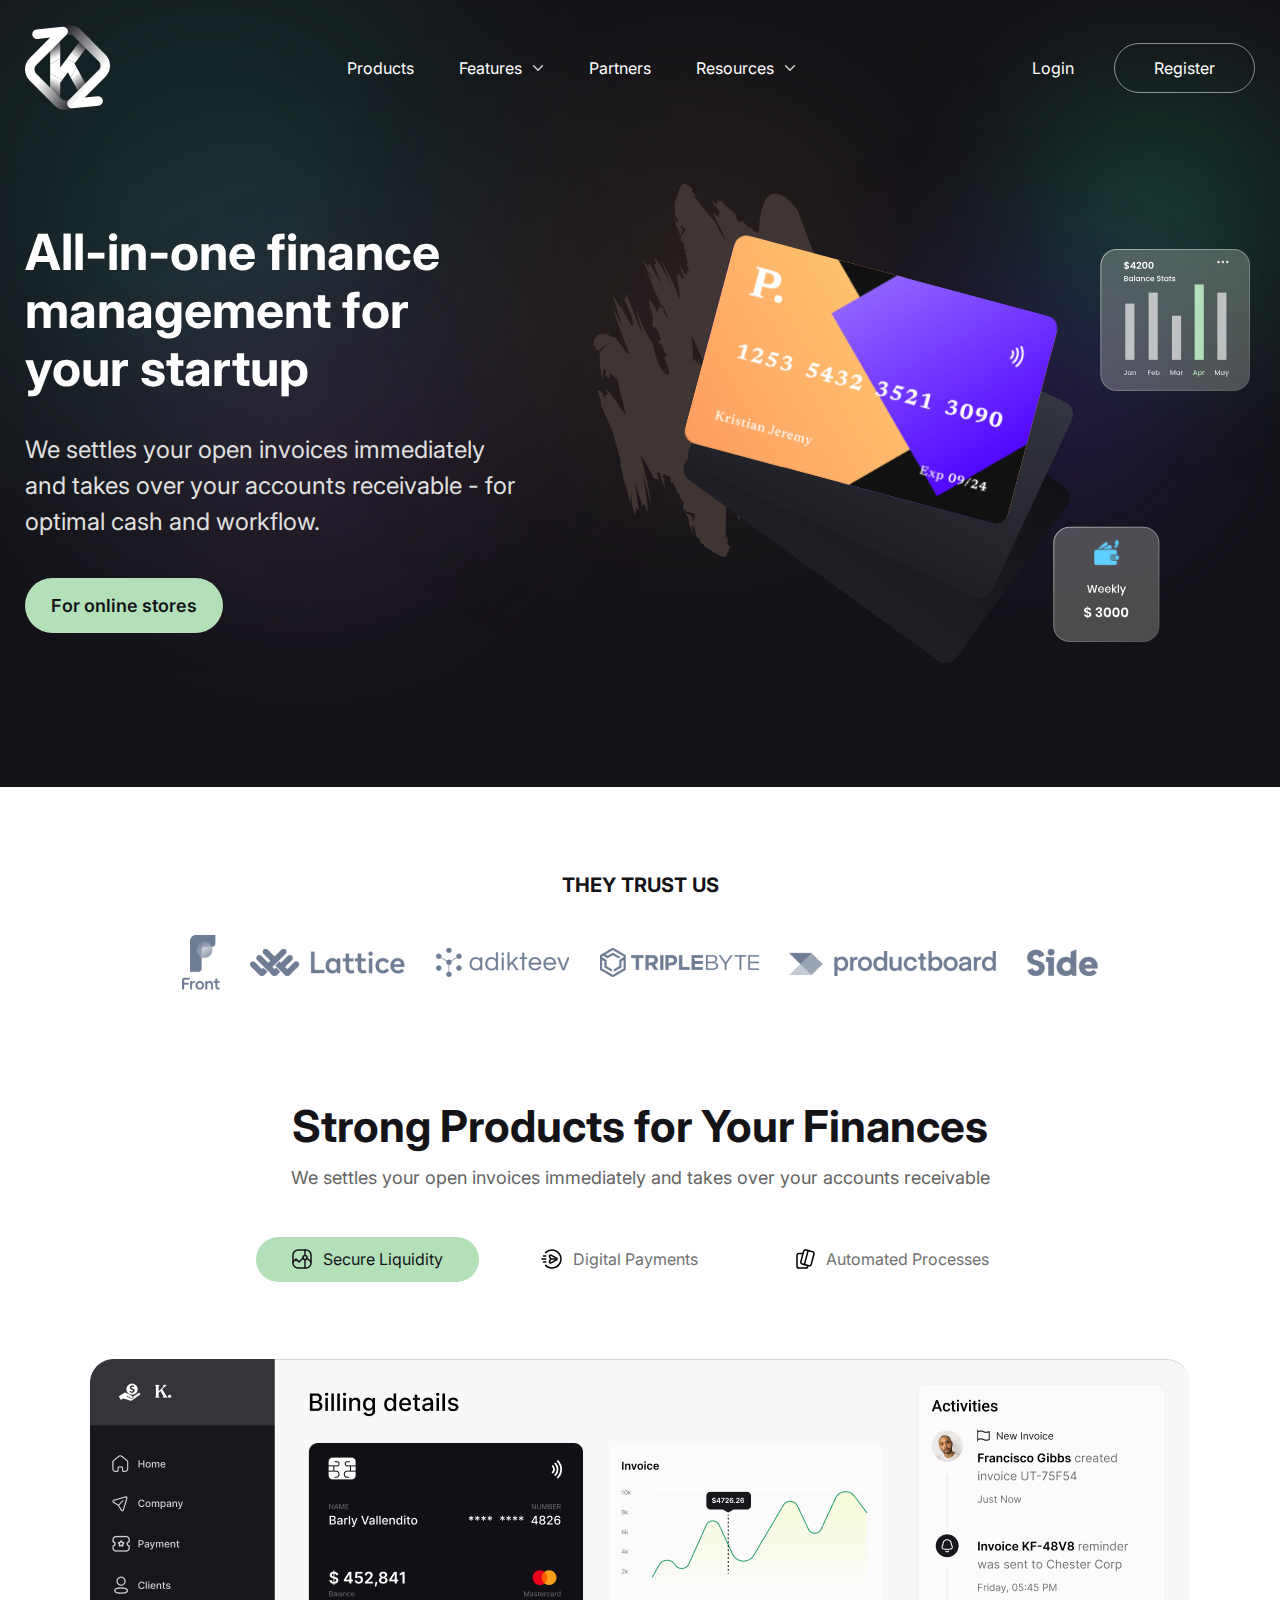
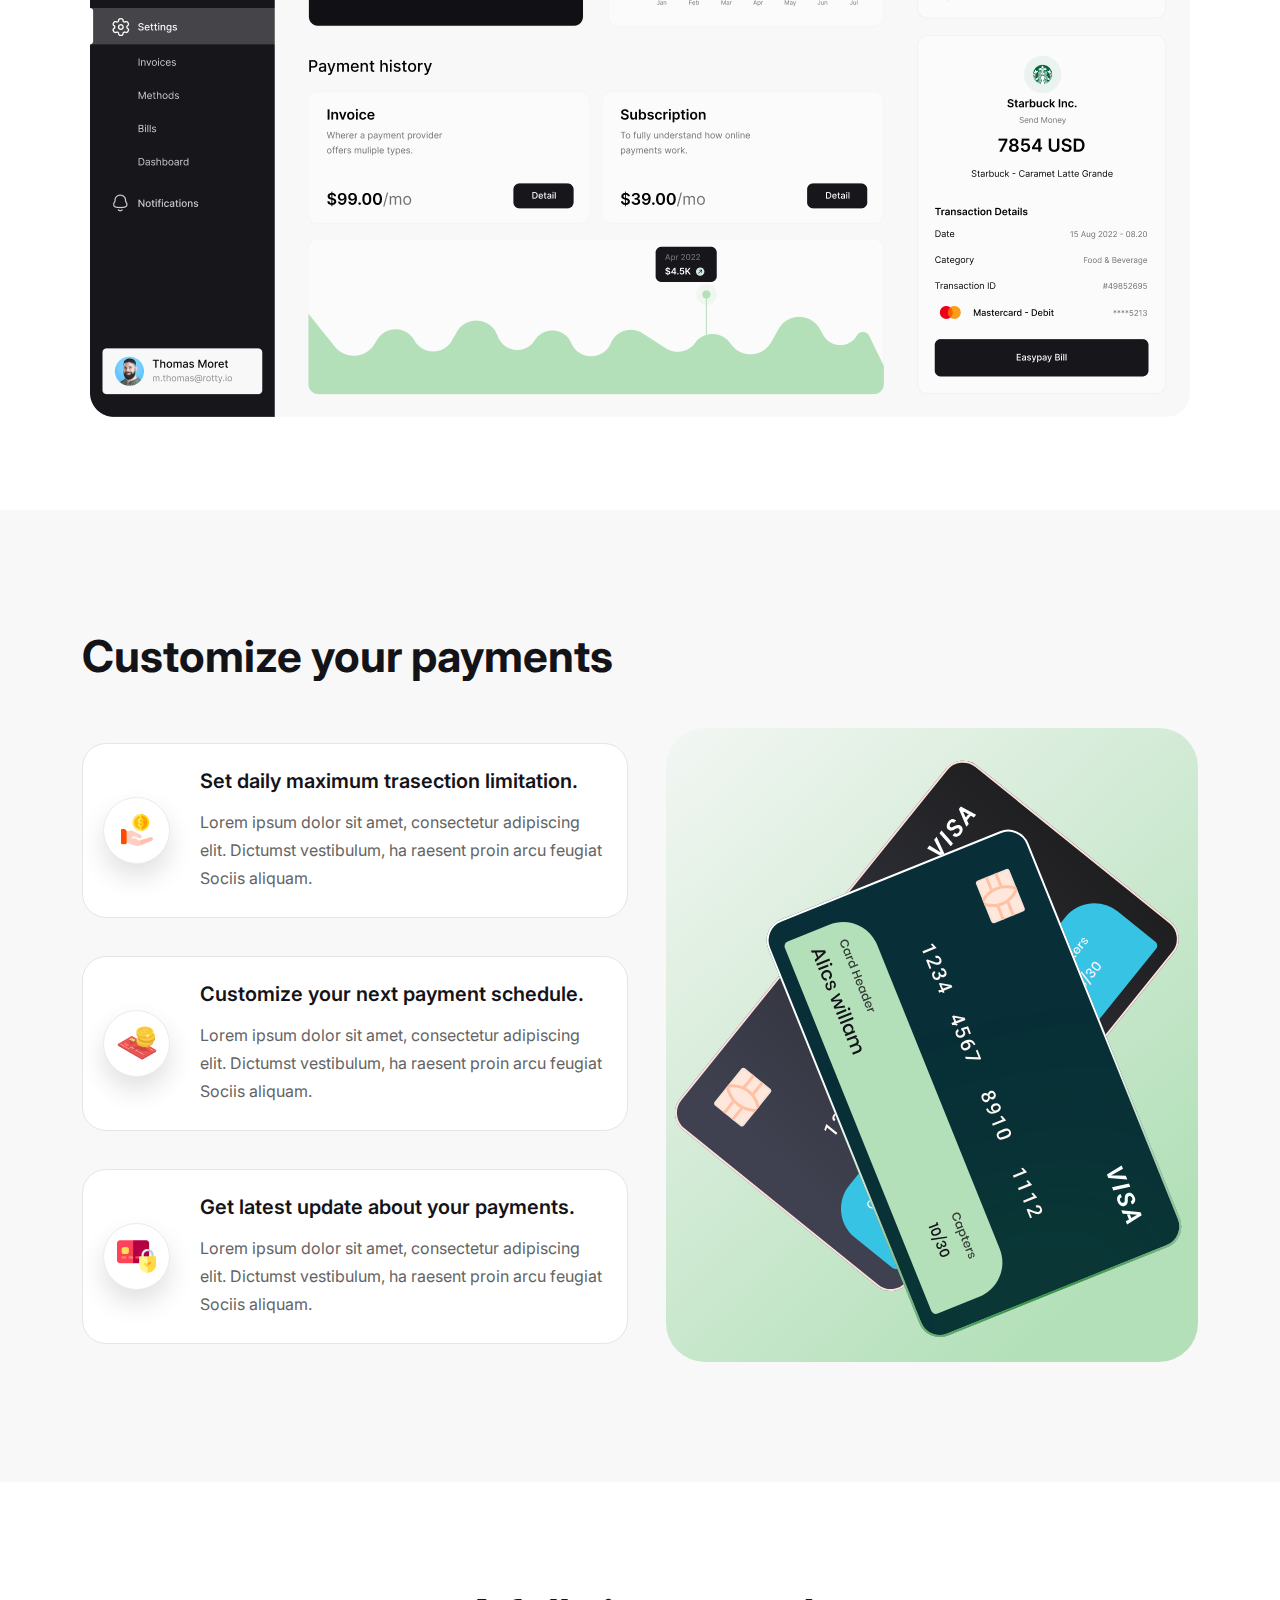
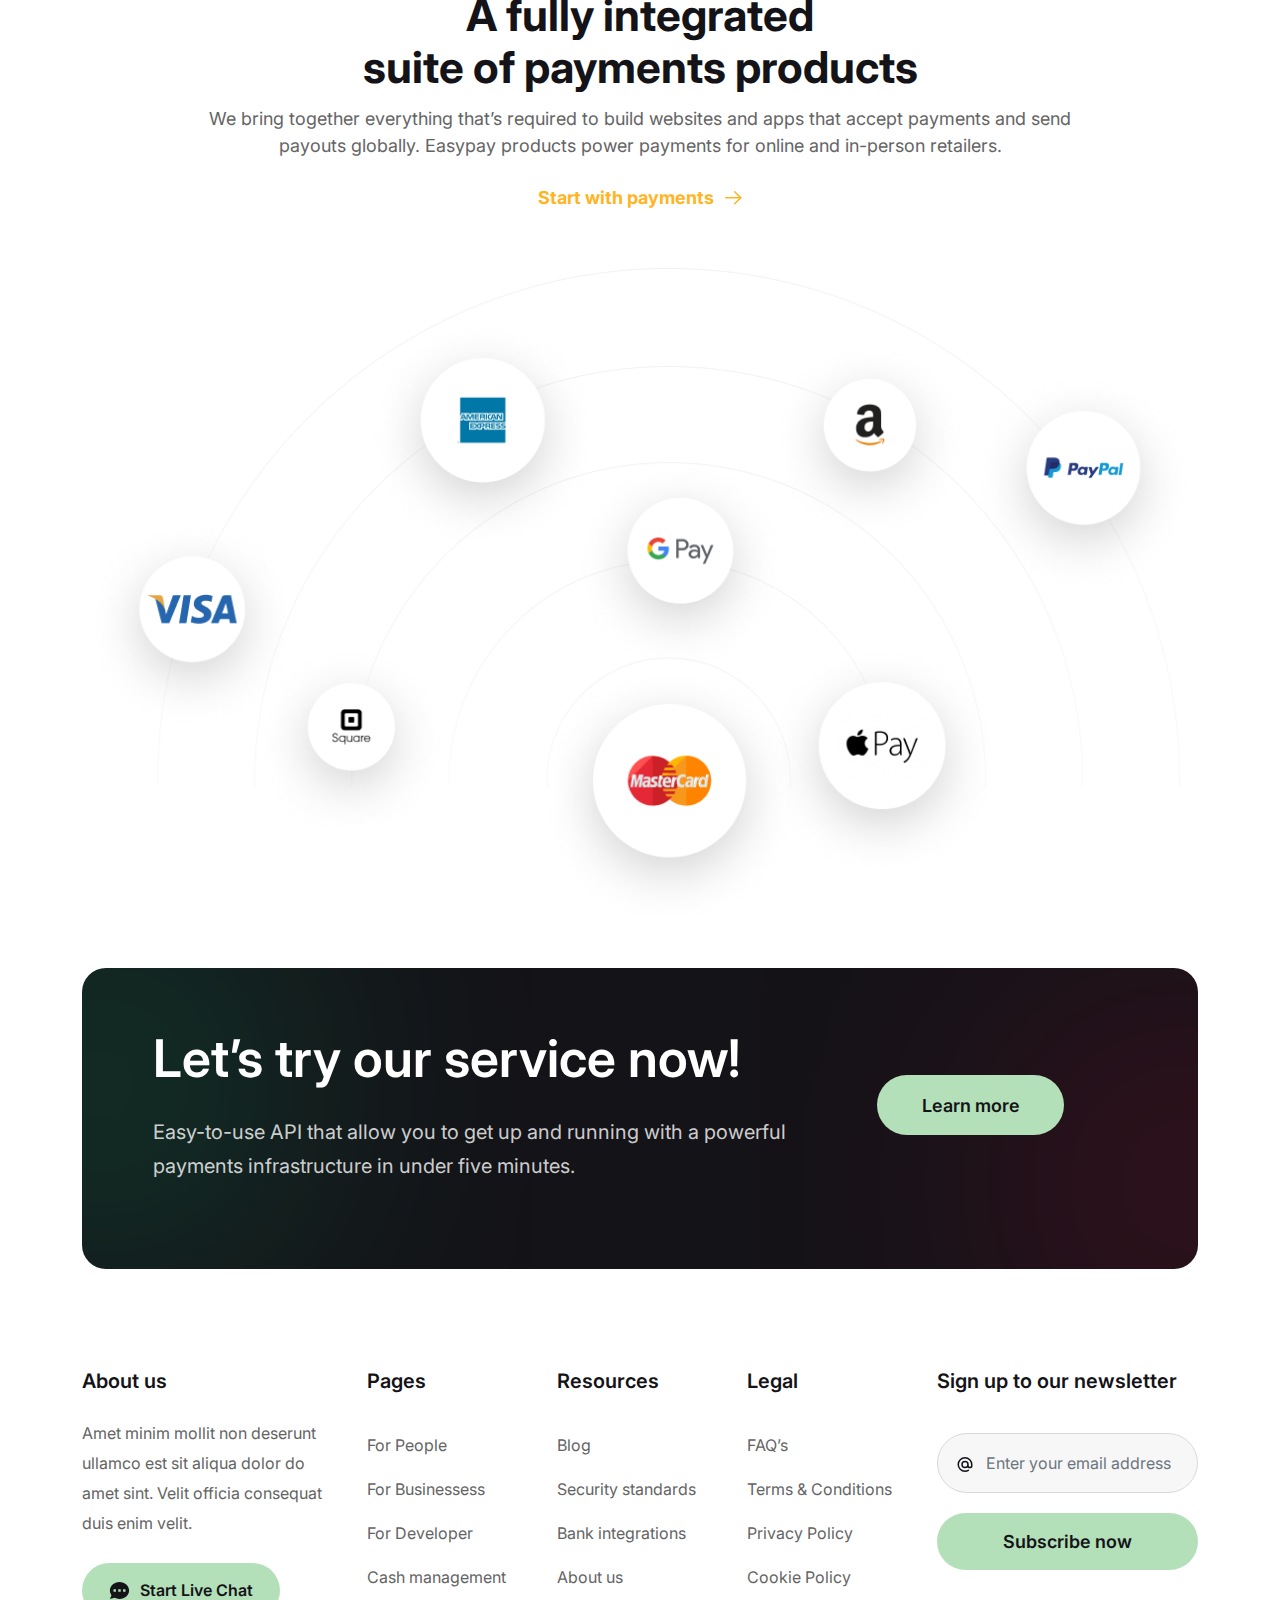
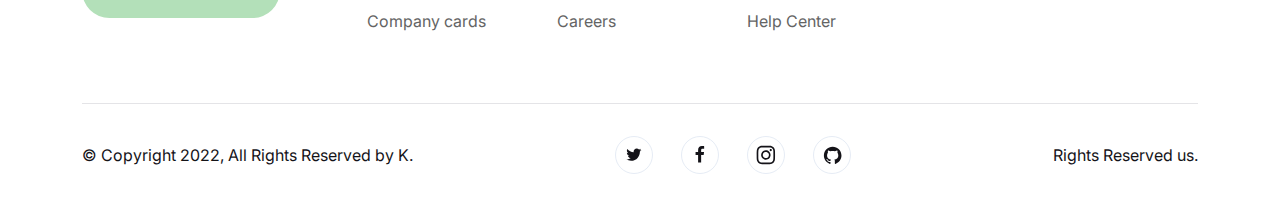
<file: index.html>
<!doctype html>
<html lang="en">

<head>
    <!-- Required meta tags -->
    <meta charset="utf-8">
    <meta name="viewport" content="width=device-width, initial-scale=1, shrink-to-fit=no">
    <!-- Style CSS -->

    <link rel="stylesheet" href="css/style.css">
    <link rel="stylesheet" href="css/responsive.css">
    <title> MMZ || INDEX </title>
</head>

<body>
    <div class="wrapper">
        <header>
            <div class="container-fluid">
                <div class="row">
                    <div class="col-12">
                        <div class="navigation">
                            <nav class="navbar navbar-expand-md">
                                <a class="navbar-brand" href="index.html"><img src="images/logo.svg" alt=""
                                        class="img-fluid" /></a>
                                <button class="navbar-toggler" type="button" data-bs-toggle="collapse"
                                    data-bs-target="#navbarSupportedContent" aria-controls="navbarSupportedContent"
                                    aria-expanded="false" aria-label="Toggle navigation">
                                    <span class="navbar-toggler-icon"></span>
                                    <span class="navbar-toggler-icon"></span>
                                    <span class="navbar-toggler-icon"></span>
                                </button>
                                <div class="collapse navbar-collapse" id="navbarSupportedContent">
                                    <ul class="navbar-nav m-auto">
                                        <li class="nav-item">
                                            <a class="nav-link active" href="#">Products</a>
                                        </li>
                                        <li class="nav-item dropdown">
                                            <a class="nav-link" href="#" id="dropdownMenuButton1"
                                                data-bs-toggle="dropdown" aria-expanded="false">Features <img
                                                    src="images/arrow-down.svg" alt="" /></a>
                                            <ul class="dropdown-menu" aria-labelledby="dropdownMenuButton1">
                                                <li><a class="dropdown-item" href="#">Action</a></li>
                                                <li><a class="dropdown-item" href="#">Another action</a></li>
                                                <li><a class="dropdown-item" href="#">Something else here</a></li>
                                            </ul>
                                        </li>
                                        <li class="nav-item">
                                            <a class="nav-link" href="#">Partners</a>
                                        </li>
                                        <li class="nav-item dropdown">
                                            <a class="nav-link" href="#" id="dropdownMenuButton1"
                                                data-bs-toggle="dropdown" aria-expanded="false">Resources <img
                                                    src="images/arrow-down.svg" alt="" /></a>
                                            <ul class="dropdown-menu" aria-labelledby="dropdownMenuButton1">
                                                <li><a class="dropdown-item" href="#">Action</a></li>
                                                <li><a class="dropdown-item" href="#">Another action</a></li>
                                                <li><a class="dropdown-item" href="#">Something else here</a></li>
                                            </ul>
                                        </li>


                                    </ul>
                                    <div class="header-right">
                                        <ul>
                                            <li><a class="login-btn" href="#">Login</a></li>
                                            <li><a class="register-btn" href="#">Register</a></li>
                                        </ul>
                                    </div>
                                </div>
                            </nav>
                        </div>
                    </div>
                </div>
            </div>
        </header>
        <section class="banner-sec">
            <div class="container-fluid">
                <div class="banner-inner">
                    <div class="row">
                        <div class="col-lg-5 col-md-6">
                            <div class="text-box">
                                <h1>All-in-one finance
                                    management for
                                    your startup</h1>
                                <p>We settles your open invoices immediately and takes
                                    over your accounts receivable - for optimal cash
                                    and workflow.</p>
                                <a href="#" class="btn-default">For online stores</a>
                            </div>
                        </div>
                        <div class="col-lg-7 col-md-6">
                            <div class="image-holder">
                                <img src="images/banner-img.svg" alt="" class="img-fluid" />
                            </div>
                        </div>
                    </div>
                </div>
            </div>
        </section>
        <section class="trust-sec">
            <div class="container">
                <div class="row">
                    <div class="col-12">
                        <div class="trust-inner">
                            <h4>They trust us</h4>
                            <ul>
                                <li><a href="#"><img src="images/trust-logo1.png" alt="" class="img-fluid" /></a></li>
                                <li><a href="#"><img src="images/trust-logo2.png" alt="" class="img-fluid" /></a></li>
                                <li><a href="#"><img src="images/trust-logo3.png" alt="" class="img-fluid" /></a></li>
                                <li><a href="#"><img src="images/trust-logo4.png" alt="" class="img-fluid" /></a></li>
                                <li><a href="#"><img src="images/trust-logo5.png" alt="" class="img-fluid" /></a></li>
                                <li><a href="#"><img src="images/trust-logo6.png" alt="" class="img-fluid" /></a></li>
                            </ul>
                        </div>
                    </div>
                </div>
            </div>
        </section>
        <section class="product-finance-sec">
            <div class="container">
                <div class="row">
                    <div class="col-12">
                        <div class="title">
                            <h3>Strong Products for Your Finances</h3>
                            <p>We settles your open invoices immediately and takes over your accounts receivable</p>
                        </div>
                        <div class="product-finance-inner">
                            <ul class="nav nav-pills" id="pills-tab" role="tablist">
                                <li class="nav-item" role="presentation">
                                    <button class="nav-link active" id="pills-home-tab" data-bs-toggle="pill"
                                        data-bs-target="#pills-home" type="button" role="tab" aria-controls="pills-home"
                                        aria-selected="true"><img src="images/secure-icon.svg" alt="" /> Secure
                                        Liquidity</button>
                                </li>
                                <li class="nav-item" role="presentation">
                                    <button class="nav-link" id="pills-profile-tab" data-bs-toggle="pill"
                                        data-bs-target="#pills-profile" type="button" role="tab"
                                        aria-controls="pills-profile" aria-selected="false"><img
                                            src="images/round-play-icon.svg" alt="" />Digital Payments</button>
                                </li>
                                <li class="nav-item" role="presentation">
                                    <button class="nav-link" id="pills-contact-tab" data-bs-toggle="pill"
                                        data-bs-target="#pills-contact" type="button" role="tab"
                                        aria-controls="pills-contact" aria-selected="false"><img
                                            src="images/processes-icon.svg" alt="" />Automated Processes</button>
                                </li>
                            </ul>
                            <div class="tab-content" id="pills-tabContent">
                                <div class="tab-pane fade show active" id="pills-home" role="tabpanel"
                                    aria-labelledby="pills-home-tab">
                                    <div class="image-holder">
                                        <img src="images/product-finance-img.png" alt="" class="img-fluid" />
                                    </div>
                                </div>
                                <div class="tab-pane fade" id="pills-profile" role="tabpanel"
                                    aria-labelledby="pills-profile-tab">
                                    <div class="image-holder">
                                        <img src="images/product-finance-img.png" alt="" class="img-fluid" />
                                    </div>
                                </div>
                                <div class="tab-pane fade" id="pills-contact" role="tabpanel"
                                    aria-labelledby="pills-contact-tab">
                                    <div class="image-holder">
                                        <img src="images/product-finance-img.png" alt="" class="img-fluid" />
                                    </div>
                                </div>
                            </div>
                        </div>
                    </div>
                </div>
            </div>
        </section>
        <section class="cutomize-payment-sec">
            <div class="container">
                <div class="cutomize-payment-inner">
                    <div class="title text-start">
                        <h3>Customize your payments</h3>
                    </div>
                    <div class="row">
                        <div class="col-lg-6 col-md-7">
                            <div class="cutomize-payment-left">
                                <div class="cutomize-payment-box">
                                    <span><img src="images/payment-icon1.png" alt="" /></span>
                                    <div class="text-box">
                                        <h4>Set daily maximum trasection limitation.</h4>
                                        <p>Lorem ipsum dolor sit amet, consectetur adipiscing elit. Dictumst vestibulum,
                                            ha raesent proin arcu feugiat Sociis aliquam.</p>
                                    </div>
                                </div>
                                <div class="cutomize-payment-box">
                                    <span><img src="images/payment-icon2.png" alt="" /></span>
                                    <div class="text-box">
                                        <h4>Customize your next payment schedule.</h4>
                                        <p>Lorem ipsum dolor sit amet, consectetur adipiscing elit. Dictumst vestibulum,
                                            ha raesent proin arcu feugiat Sociis aliquam.</p>
                                    </div>
                                </div>
                                <div class="cutomize-payment-box mb-0">
                                    <span><img src="images/payment-icon3.png" alt="" /></span>
                                    <div class="text-box">
                                        <h4>Get latest update about your payments.</h4>
                                        <p>Lorem ipsum dolor sit amet, consectetur adipiscing elit. Dictumst vestibulum,
                                            ha raesent proin arcu feugiat Sociis aliquam.</p>
                                    </div>
                                </div>
                            </div>
                        </div>
                        <div class="col-lg-6 col-md-5">
                            <div class="image-holder">
                                <img src="images/payment-card-img.svg" alt="" class="img-fluid" />
                            </div>
                        </div>
                    </div>
                </div>
            </div>
        </section>
        <section class="payments-products-sec">
            <div class="container">
                <div class="row">
                    <div class="col-12">
                        <div class="title">
                            <h3>A fully integrated <br>
                                suite of payments products</h3>
                            <p>We bring together everything that’s required to build websites and apps that accept
                                payments and send <br> payouts globally. Easypay products power payments for online and
                                in-person retailers.</p>
                            <a href="#">Start with payments <img src="images/right-arrow.svg" alt="" /></a>
                        </div>
                        <div class="payments-products-inner">
                            <div class="image-holder">
                                <img src="images/payment-product-img.png" alt="" class="img-fluid4" />
                            </div>
                        </div>
                    </div>
                </div>
            </div>
        </section>
        <section class="service-now-sec">
            <div class="container">
                <div class="row">
                    <div class="col-12">
                        <div class="service-now-inner">
                            <div class="text-box">
                                <h3>Let’s try our service now!</h3>
                                <p>Easy-to-use API that allow you to get up and running with a powerful payments
                                    infrastructure in under five minutes.</p>
                            </div>
                            <a href="#" class="btn-default">Learn more</a>
                        </div>
                    </div>
                </div>
            </div>
        </section>
        <footer>
            <div class="container">
                <div class="row">
                    <div class="col-lg-3">
                        <div class="footer-left">
                            <h4>About us</h4>
                            <p>Amet minim mollit non deserunt ullamco est sit aliqua dolor do amet sint. Velit officia
                                consequat duis enim velit.</p>
                            <a href="#" class="btn-default"><img src="images/chat-icon.svg" alt="" />Start Live Chat</a>
                        </div>
                    </div>
                    <div class="col-lg-2 col-sm-4">
                        <div class="footer-link">
                            <h4>Pages</h4>
                            <ul>
                                <li>
                                    <a href="#">For People</a>
                                </li>
                                <li>
                                    <a href="#">For Businessess</a>
                                </li>
                                <li>
                                    <a href="#">For Developer</a>
                                </li>
                                <li>
                                    <a href="#">Cash management</a>
                                </li>
                                <li>
                                    <a href="#">Company cards</a>
                                </li>
                            </ul>
                        </div>
                    </div>
                    <div class="col-lg-2 col-sm-4">
                        <div class="footer-link">
                            <h4>Resources</h4>
                            <ul>
                                <li>
                                    <a href="blog.html">Blog</a>
                                </li>
                                <li>
                                    <a href="#">Security standards</a>
                                </li>
                                <li>
                                    <a href="#">Bank integrations</a>
                                </li>
                                <li>
                                    <a href="about-us.html">About us</a>
                                </li>
                                <li>
                                    <a href="#">Careers</a>
                                </li>
                            </ul>
                        </div>
                    </div>
                    <div class="col-lg-2 col-sm-4">
                        <div class="footer-link">
                            <h4>Legal</h4>
                            <ul>
                                <li>
                                    <a href="faq.html">FAQ’s</a>
                                </li>
                                <li>
                                    <a href="#">Terms & Conditions
                                    </a>
                                </li>
                                <li>
                                    <a href="#">Privacy Policy</a>
                                </li>
                                <li>
                                    <a href="#">Cookie Policy</a>
                                </li>
                                <li>
                                    <a href="#">Help Center</a>
                                </li>
                            </ul>
                        </div>
                    </div>
                    <div class="col-lg-3 col-md-12">
                        <div class="footer-link">
                            <h4>Sign up to our newsletter</h4>
                            <form>
                                <div class="relative">
                                    <input type="text" class="form-control" placeholder="Enter your email address" />
                                    <span><img src="images/input-icon.svg" alt="" /></span>
                                </div>
                                <a href="#" class="btn-default">Subscribe now</a>
                            </form>
                        </div>
                    </div>
                </div>
                <div class="row">
                    <div class="col-12">
                        <div class="copyright">
                            <p>© Copyright 2022, All Rights Reserved by K.</p>
                            <ul>
                                <li><a href="#"><img src="images/twitter.svg" alt="" class="img-fluid" /></a></li>
                                <li><a href="#"><img src="images/facebook.svg" alt="" class="img-fluid" /></a></li>
                                <li><a href="#"><img src="images/instagram.svg" alt="" class="img-fluid" /></a></li>
                                <li><a href="#"><img src="images/github.svg" alt="" class="img-fluid" /></a></li>
                            </ul>
                            <p>  Rights Reserved us.</p>
                        </div>
                    </div>
                </div>
            </div>
        </footer>


    </div>
    <!-- Section Testimonial sec end -->
    <!-- jQuery and Bootstrap Bundle (includes Popper) -->
    <script src="js/jquery.min.js"></script>
    <script src="js/bootstrap.bundle.min.js"></script>
    <script src="js/custom.js"></script>
</body>

</html>
</file>
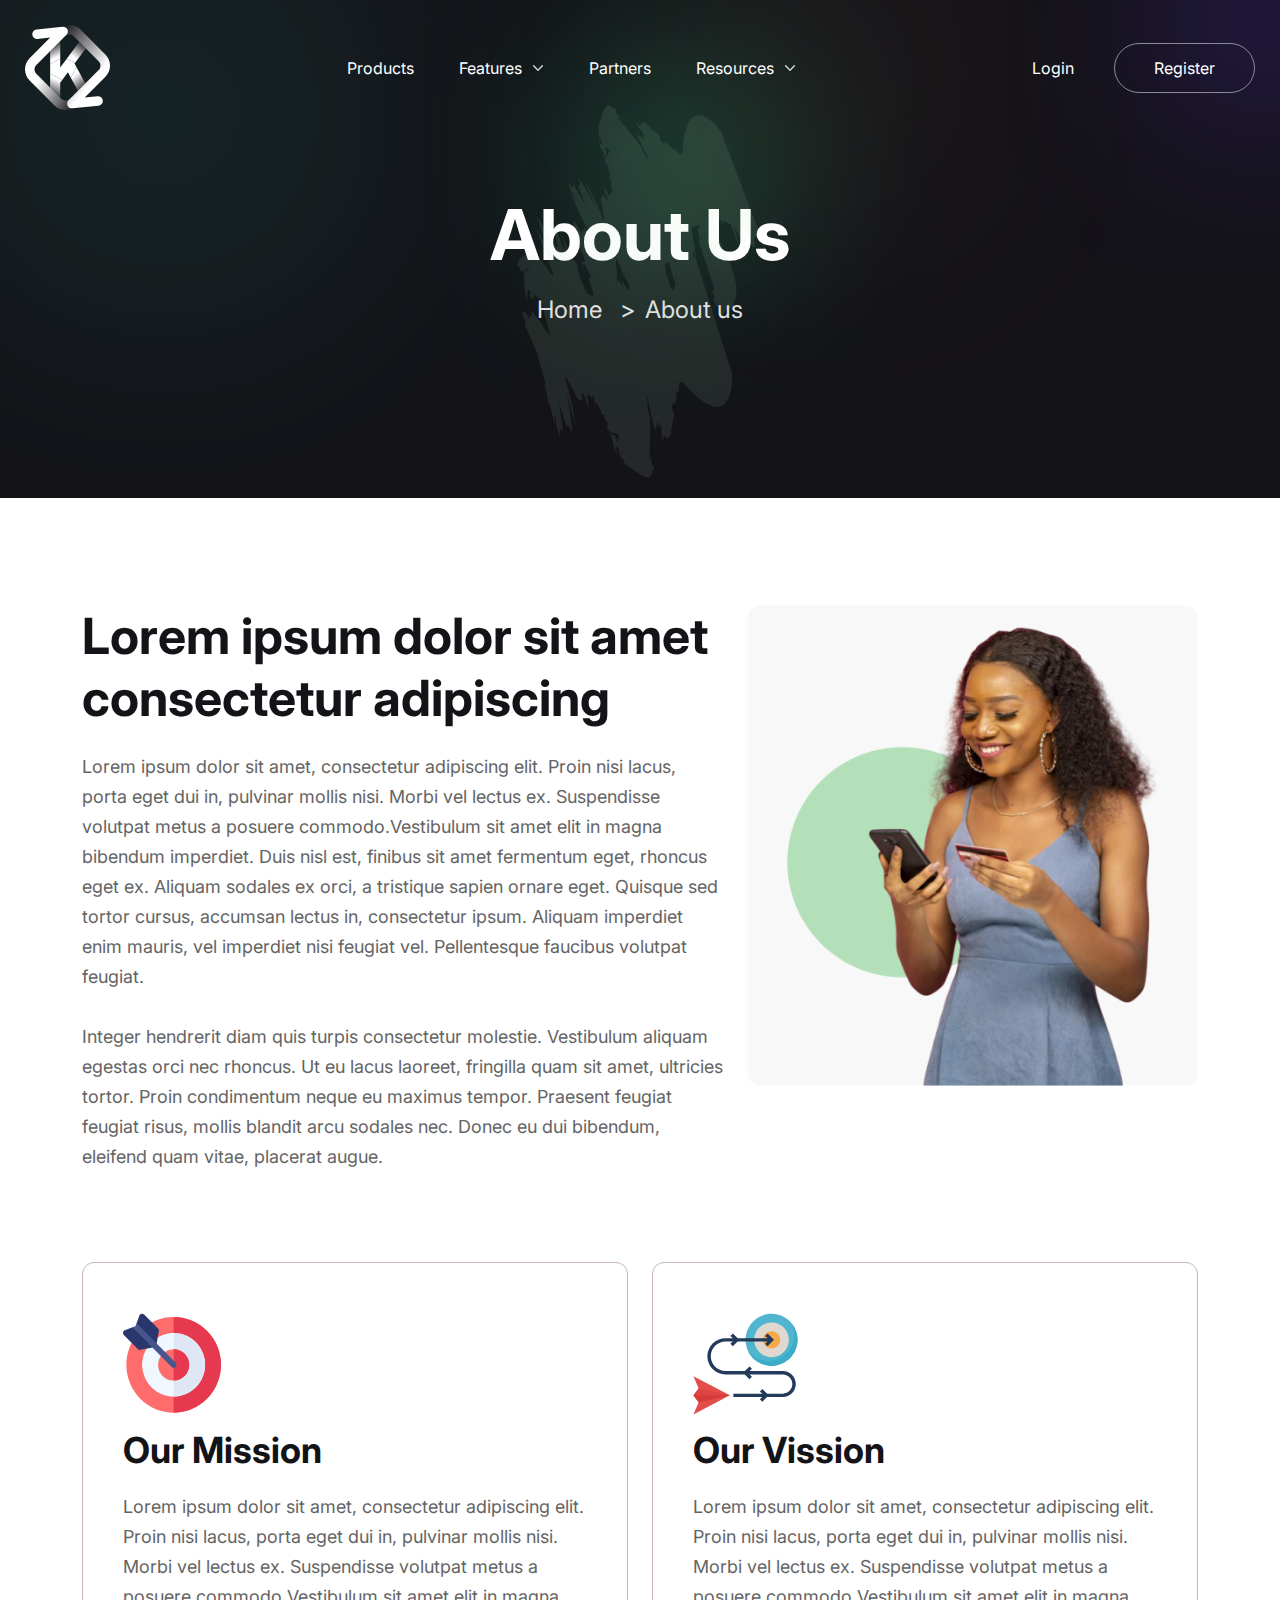
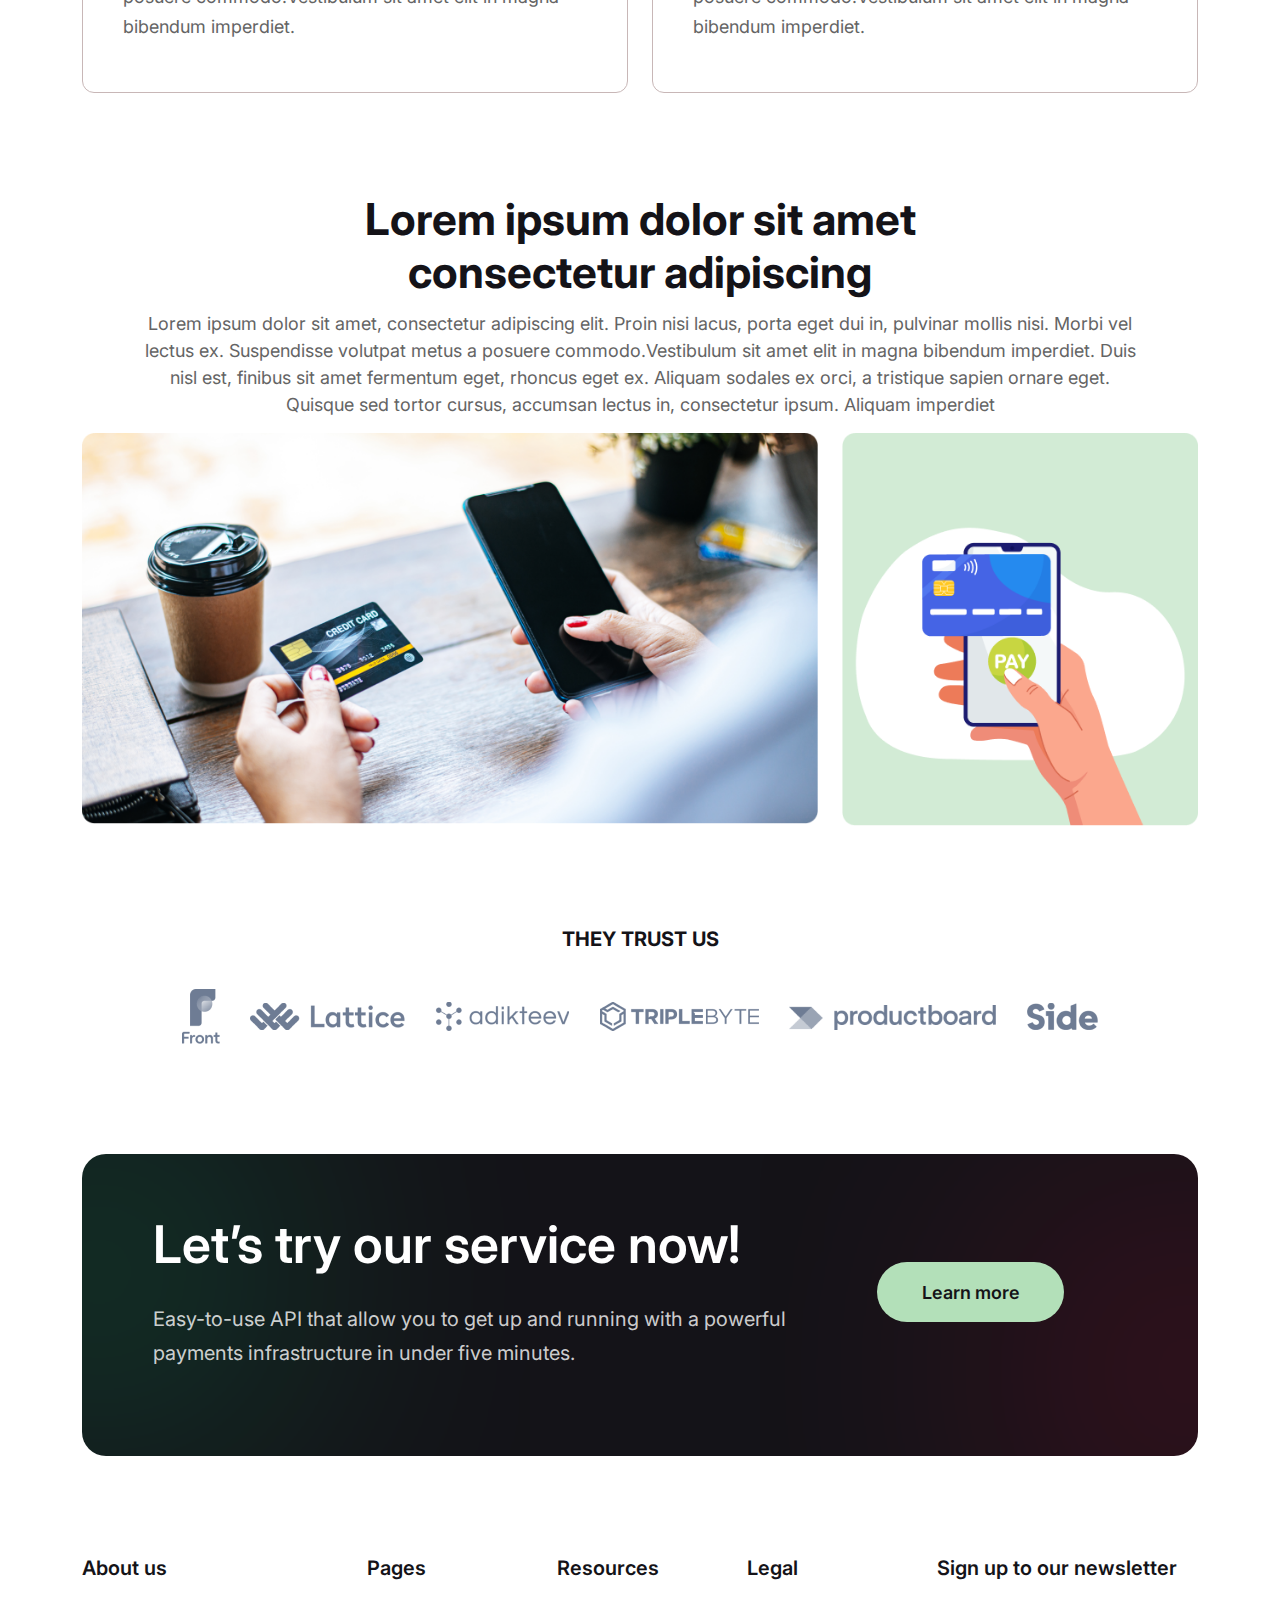
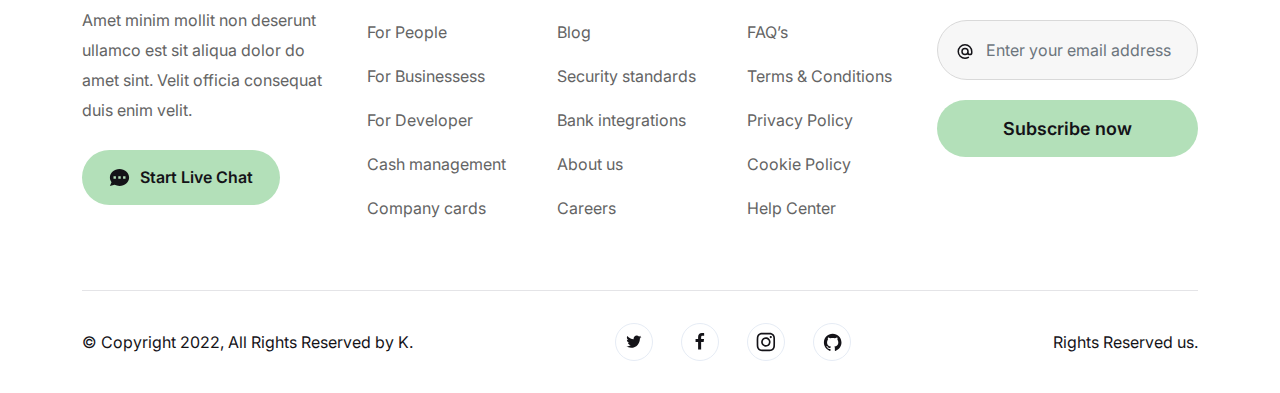
<file: about-us.html>
<!doctype html>
<html lang="en">

<head>
    <!-- Required meta tags -->
    <meta charset="utf-8">
    <meta name="viewport" content="width=device-width, initial-scale=1, shrink-to-fit=no">
    <!-- Style CSS -->

    <link rel="stylesheet" href="css/style.css">
    <link rel="stylesheet" href="css/responsive.css">
    <title> MMZ || ABOUT US </title>
</head>

<body>
    <div class="wrapper">
        <header>
            <div class="container-fluid">
                <div class="row">
                    <div class="col-12">
                        <div class="navigation">
                            <nav class="navbar navbar-expand-md">
                                <a class="navbar-brand" href="index.html"><img src="images/logo.svg" alt=""
                                        class="img-fluid" /></a>
                                <button class="navbar-toggler" type="button" data-bs-toggle="collapse"
                                    data-bs-target="#navbarSupportedContent" aria-controls="navbarSupportedContent"
                                    aria-expanded="false" aria-label="Toggle navigation">
                                    <span class="navbar-toggler-icon"></span>
                                    <span class="navbar-toggler-icon"></span>
                                    <span class="navbar-toggler-icon"></span>
                                </button>
                                <div class="collapse navbar-collapse" id="navbarSupportedContent">
                                    <ul class="navbar-nav m-auto">
                                        <li class="nav-item">
                                            <a class="nav-link active" href="#">Products</a>
                                        </li>
                                        <li class="nav-item dropdown">
                                            <a class="nav-link" href="#" id="dropdownMenuButton1"
                                                data-bs-toggle="dropdown" aria-expanded="false">Features <img
                                                    src="images/arrow-down.svg" alt="" /></a>
                                            <ul class="dropdown-menu" aria-labelledby="dropdownMenuButton1">
                                                <li><a class="dropdown-item" href="#">Action</a></li>
                                                <li><a class="dropdown-item" href="#">Another action</a></li>
                                                <li><a class="dropdown-item" href="#">Something else here</a></li>
                                            </ul>
                                        </li>
                                        <li class="nav-item">
                                            <a class="nav-link" href="#">Partners</a>
                                        </li>
                                        <li class="nav-item dropdown">
                                            <a class="nav-link" href="#" id="dropdownMenuButton1"
                                                data-bs-toggle="dropdown" aria-expanded="false">Resources <img
                                                    src="images/arrow-down.svg" alt="" /></a>
                                            <ul class="dropdown-menu" aria-labelledby="dropdownMenuButton1">
                                                <li><a class="dropdown-item" href="#">Action</a></li>
                                                <li><a class="dropdown-item" href="#">Another action</a></li>
                                                <li><a class="dropdown-item" href="#">Something else here</a></li>
                                            </ul>
                                        </li>


                                    </ul>
                                    <div class="header-right">
                                        <ul>
                                            <li><a class="login-btn" href="#">Login</a></li>
                                            <li><a class="register-btn" href="#">Register</a></li>
                                        </ul>
                                    </div>
                                </div>
                            </nav>
                        </div>
                    </div>
                </div>
            </div>
        </header>
        <section class="about-banner-sec">
            <div class="container">
                <div class="row">
                    <div class="col-12">
                        <div class="text-box">
                            <h2>About Us</h2>
                            <ol class="breadcrumb">
                                <li class="breadcrumb-item"><a href="index.html">Home</a></li>
                                <li class="breadcrumb-item active" aria-current="page">About us </li>
                            </ol>
                            <div class="banner-bg">
                                <img src="images/about-banner-bg.svg" alt="" class="img-fluid" />
                            </div>
                        </div>
                    </div>
                </div>
            </div>
        </section>
        <section class="about-us-sec">
            <div class="container">
                <div class="about-detail">
                    <div class="row">
                        <div class="col-lg-7">
                            <div class="text-box">
                                <h3>Lorem ipsum dolor sit amet
                                    consectetur adipiscing</h3>
                                <p>Lorem ipsum dolor sit amet, consectetur adipiscing elit. Proin nisi lacus, porta eget
                                    dui in, pulvinar mollis nisi. Morbi vel lectus ex. Suspendisse volutpat metus a
                                    posuere commodo.Vestibulum sit amet elit in magna bibendum imperdiet. Duis nisl est,
                                    finibus sit amet fermentum eget, rhoncus eget ex. Aliquam sodales ex orci, a
                                    tristique sapien ornare eget. Quisque sed tortor cursus, accumsan lectus in,
                                    consectetur ipsum. Aliquam imperdiet enim mauris, vel imperdiet nisi feugiat vel.
                                    Pellentesque faucibus volutpat feugiat.</p>
                                <p class="mb-md-0 ">Integer hendrerit diam quis turpis consectetur molestie. Vestibulum
                                    aliquam egestas
                                    orci nec rhoncus. Ut eu lacus laoreet, fringilla quam sit amet, ultricies tortor.
                                    Proin condimentum neque eu maximus tempor. Praesent feugiat feugiat risus, mollis
                                    blandit arcu sodales nec. Donec eu dui bibendum, eleifend quam vitae, placerat
                                    augue.</p>
                            </div>
                        </div>
                        <div class="col-lg-5">
                            <div class="image-holder">
                                <img src="images/about-img.png" alt="" class="img-fluid" />
                            </div>
                        </div>
                    </div>
                </div>
                <div class="about-vission">
                    <div class="row">
                        <div class="col-lg-6">
                            <div class="about-vission-box">
                                <span><img src="images/about-mission-icon.svg" alt="" /></span>
                                <h3>Our Mission</h3>
                                <p>Lorem ipsum dolor sit amet, consectetur adipiscing elit. Proin nisi lacus, porta eget
                                    dui in, pulvinar mollis nisi. Morbi vel lectus ex. Suspendisse volutpat metus a
                                    posuere commodo.Vestibulum sit amet elit in magna bibendum imperdiet. </p>
                            </div>
                        </div>
                        <div class="col-lg-6">
                            <div class="about-vission-box">
                                <span><img src="images/about-vission-icon.svg" alt="" /></span>
                                <h3>Our Vission</h3>
                                <p>Lorem ipsum dolor sit amet, consectetur adipiscing elit. Proin nisi lacus, porta eget
                                    dui in, pulvinar mollis nisi. Morbi vel lectus ex. Suspendisse volutpat metus a
                                    posuere commodo.Vestibulum sit amet elit in magna bibendum imperdiet. </p>
                            </div>
                        </div>
                    </div>
                </div>
                <div class="about-adapting">
                    <div class="title">
                        <h3>Lorem ipsum dolor sit amet <br>
                            consectetur adipiscing</h3>
                        <p>Lorem ipsum dolor sit amet, consectetur adipiscing elit. Proin nisi lacus, porta eget dui in,
                            pulvinar mollis nisi. Morbi vel lectus ex. Suspendisse volutpat metus a posuere
                            commodo.Vestibulum sit amet elit in magna bibendum imperdiet. Duis nisl est, finibus sit
                            amet fermentum eget, rhoncus eget ex. Aliquam sodales ex orci, a tristique sapien ornare
                            eget. Quisque sed tortor cursus, accumsan lectus in, consectetur ipsum. Aliquam imperdiet
                        </p>
                    </div>
                    <div class="about-adapting-inner">
                        <div class="row">
                            <div class="col-lg-8">
                                <div class="image-holder">
                                    <img src="images/about-adapting-img1.png" alt="" class="img-fluid" />
                                </div>
                            </div>
                            <div class="col-lg-4">
                                <div class="image-holder">
                                    <img src="images/about-adapting-img2.png" alt="" class="img-fluid" />
                                </div>
                            </div>
                        </div>
                    </div>
                </div>
            </div>
        </section>
        <section class="trust-sec">
            <div class="container">
                <div class="row">
                    <div class="col-12">
                        <div class="trust-inner">
                            <h4>They trust us</h4>
                            <ul>
                                <li><a href="#"><img src="images/trust-logo1.png" alt="" class="img-fluid" /></a></li>
                                <li><a href="#"><img src="images/trust-logo2.png" alt="" class="img-fluid" /></a></li>
                                <li><a href="#"><img src="images/trust-logo3.png" alt="" class="img-fluid" /></a></li>
                                <li><a href="#"><img src="images/trust-logo4.png" alt="" class="img-fluid" /></a></li>
                                <li><a href="#"><img src="images/trust-logo5.png" alt="" class="img-fluid" /></a></li>
                                <li><a href="#"><img src="images/trust-logo6.png" alt="" class="img-fluid" /></a></li>
                            </ul>
                        </div>
                    </div>
                </div>
            </div>
        </section>

        <section class="service-now-sec">
            <div class="container">
                <div class="row">
                    <div class="col-12">
                        <div class="service-now-inner">
                            <div class="text-box">
                                <h3>Let’s try our service now!</h3>
                                <p>Easy-to-use API that allow you to get up and running with a powerful payments
                                    infrastructure in under five minutes.</p>
                            </div>
                            <a href="#" class="btn-default">Learn more</a>
                        </div>
                    </div>
                </div>
            </div>
        </section>
        <footer>
            <div class="container">
                <div class="row">
                    <div class="col-lg-3">
                        <div class="footer-left">
                            <h4>About us</h4>
                            <p>Amet minim mollit non deserunt ullamco est sit aliqua dolor do amet sint. Velit officia
                                consequat duis enim velit.</p>
                            <a href="#" class="btn-default"><img src="images/chat-icon.svg" alt="" />Start Live Chat</a>
                        </div>
                    </div>
                    <div class="col-lg-2 col-sm-4">
                        <div class="footer-link">
                            <h4>Pages</h4>
                            <ul>
                                <li>
                                    <a href="#">For People</a>
                                </li>
                                <li>
                                    <a href="#">For Businessess</a>
                                </li>
                                <li>
                                    <a href="#">For Developer</a>
                                </li>
                                <li>
                                    <a href="#">Cash management</a>
                                </li>
                                <li>
                                    <a href="#">Company cards</a>
                                </li>
                            </ul>
                        </div>
                    </div>
                    <div class="col-lg-2 col-sm-4">
                        <div class="footer-link">
                            <h4>Resources</h4>
                            <ul>
                                <li>
                                    <a href="blog.html">Blog</a>
                                </li>
                                <li>
                                    <a href="#">Security standards</a>
                                </li>
                                <li>
                                    <a href="#">Bank integrations</a>
                                </li>
                                <li>
                                    <a href="about-us.html">About us</a>
                                </li>
                                <li>
                                    <a href="#">Careers</a>
                                </li>
                            </ul>
                        </div>
                    </div>
                    <div class="col-lg-2 col-sm-4">
                        <div class="footer-link">
                            <h4>Legal</h4>
                            <ul>
                                <li>
                                    <a href="faq.html">FAQ’s</a>
                                </li>
                                <li>
                                    <a href="#">Terms & Conditions
                                    </a>
                                </li>
                                <li>
                                    <a href="#">Privacy Policy</a>
                                </li>
                                <li>
                                    <a href="#">Cookie Policy</a>
                                </li>
                                <li>
                                    <a href="#">Help Center</a>
                                </li>
                            </ul>
                        </div>
                    </div>
                    <div class="col-lg-3 col-md-12">
                        <div class="footer-link">
                            <h4>Sign up to our newsletter</h4>
                            <form>
                                <div class="relative">
                                    <input type="text" class="form-control" placeholder="Enter your email address" />
                                    <span><img src="images/input-icon.svg" alt="" /></span>
                                </div>
                                <a href="#" class="btn-default">Subscribe now</a>
                            </form>
                        </div>
                    </div>
                </div>
                <div class="row">
                    <div class="col-12">
                        <div class="copyright">
                            <p>© Copyright 2022, All Rights Reserved by K.</p>
                            <ul>
                                <li><a href="#"><img src="images/twitter.svg" alt="" class="img-fluid" /></a></li>
                                <li><a href="#"><img src="images/facebook.svg" alt="" class="img-fluid" /></a></li>
                                <li><a href="#"><img src="images/instagram.svg" alt="" class="img-fluid" /></a></li>
                                <li><a href="#"><img src="images/github.svg" alt="" class="img-fluid" /></a></li>
                            </ul>
                            <p>  Rights Reserved us.</p>
                        </div>
                    </div>
                </div>
            </div>
        </footer>


    </div>
    <!-- Section Testimonial sec end -->
    <!-- jQuery and Bootstrap Bundle (includes Popper) -->
    <script src="js/jquery.min.js"></script>
    <script src="js/bootstrap.bundle.min.js"></script>
    <script src="js/custom.js"></script>
</body>

</html>
</file>
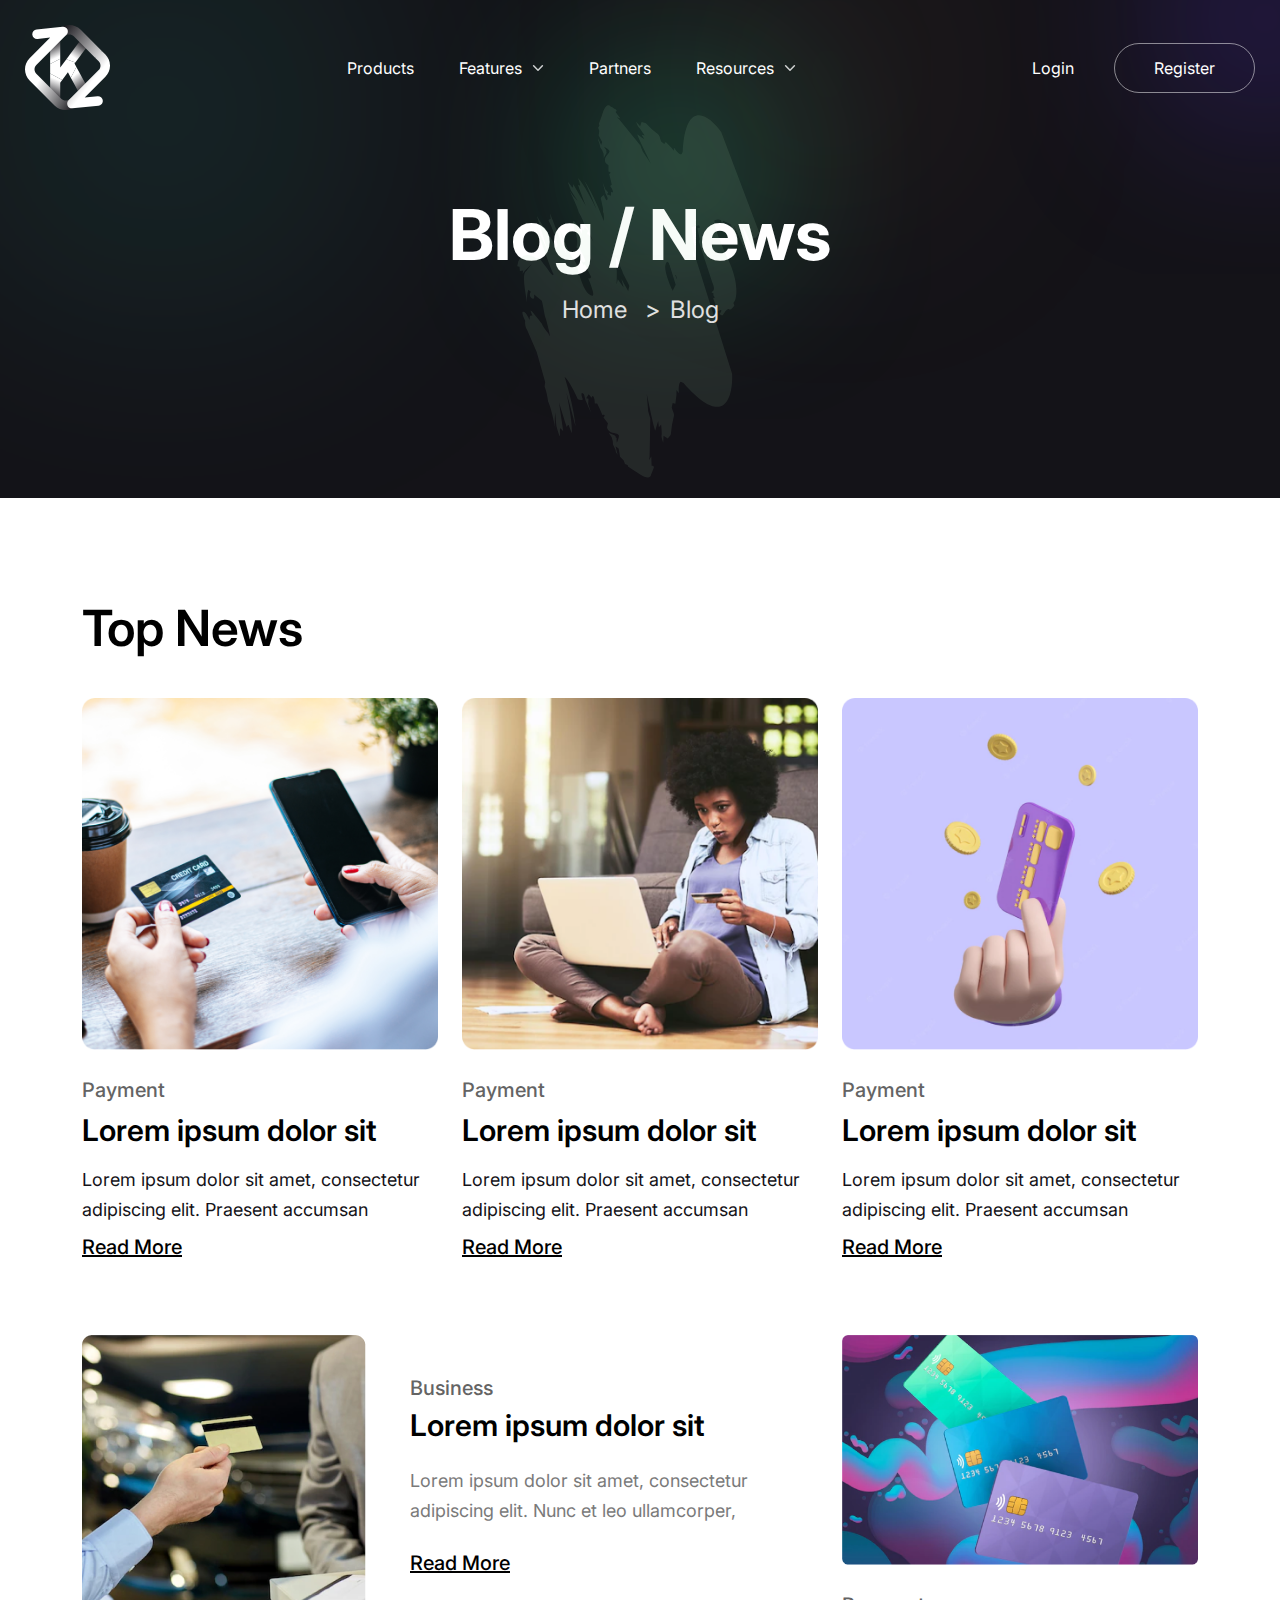
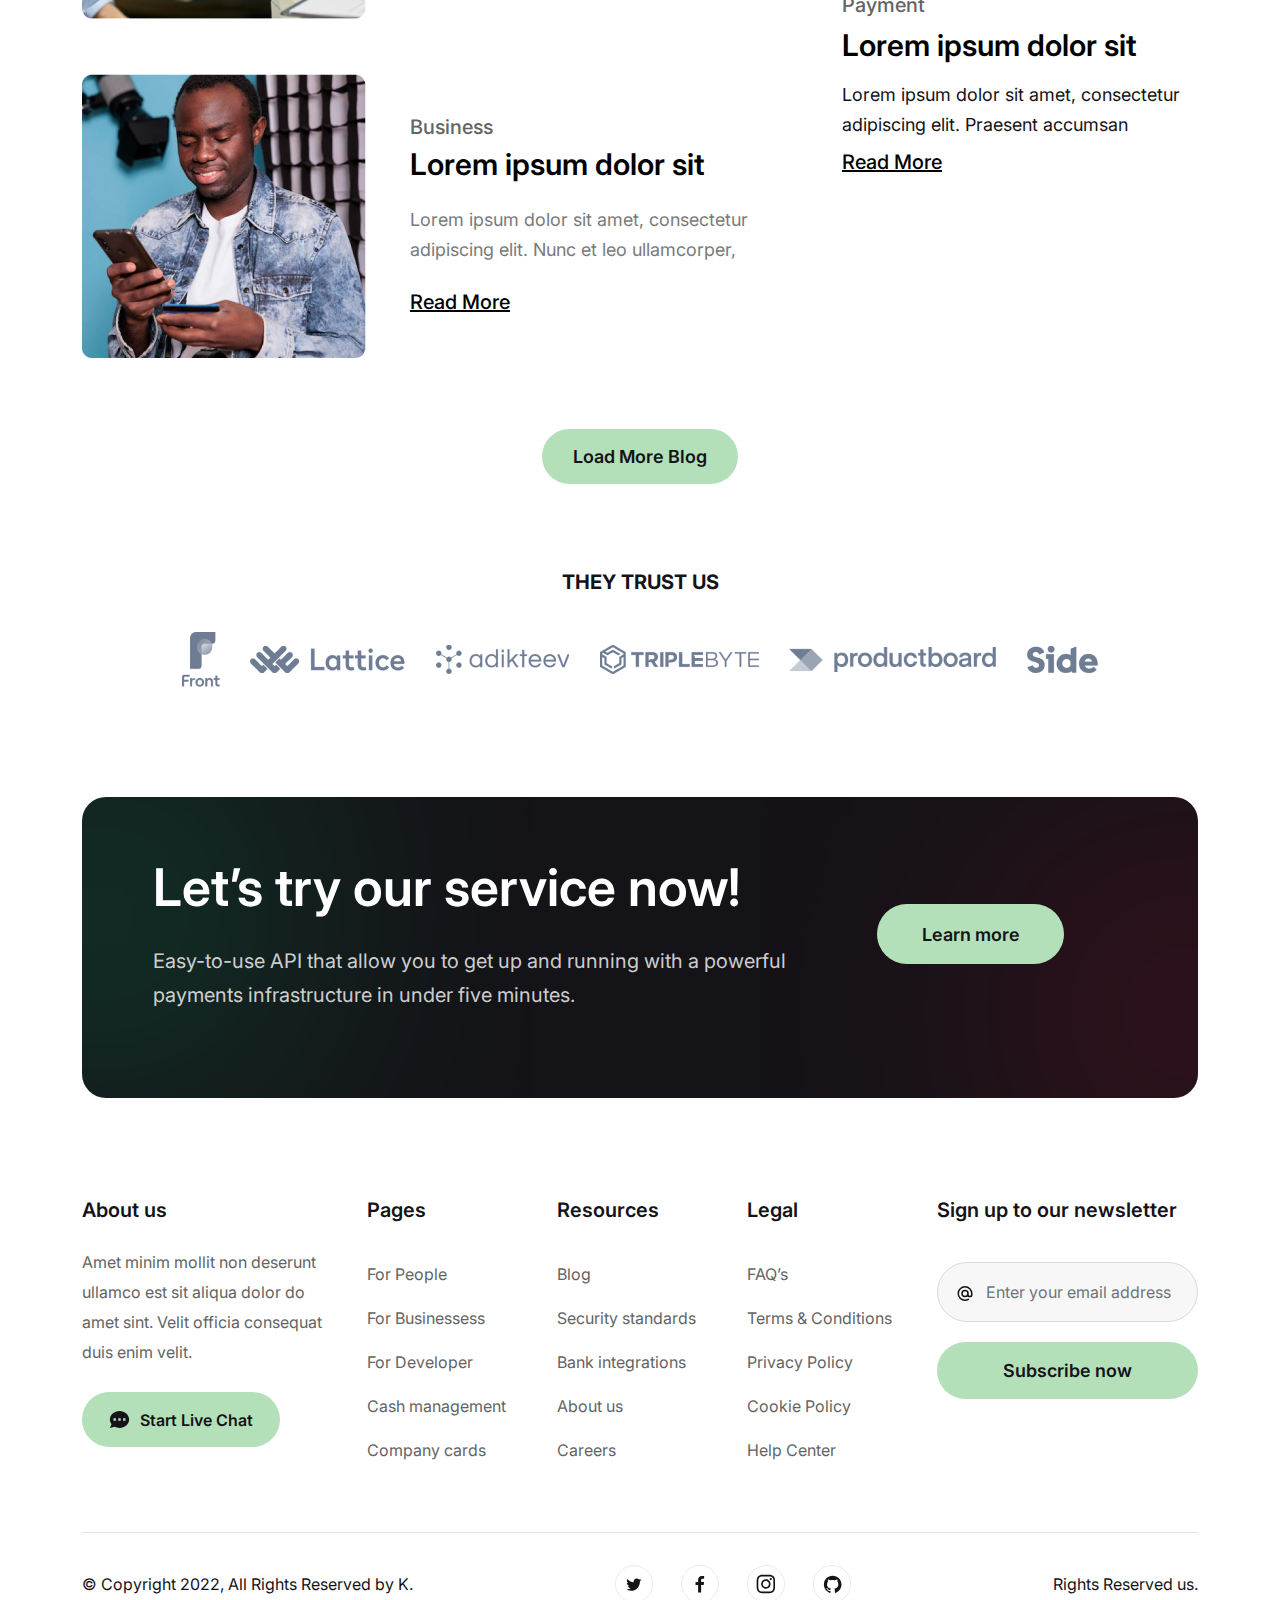
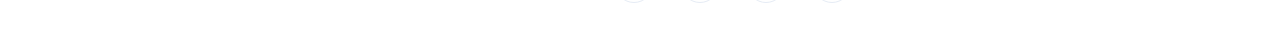
<file: blog.html>
<!doctype html>
<html lang="en">

<head>
    <!-- Required meta tags -->
    <meta charset="utf-8">
    <meta name="viewport" content="width=device-width, initial-scale=1, shrink-to-fit=no">
    <!-- Style CSS -->

    <link rel="stylesheet" href="css/style.css">
    <link rel="stylesheet" href="css/responsive.css">
    <title> MMZ || BLOG </title>
</head>

<body>
    <div class="wrapper">
        <header>
            <div class="container-fluid">
                <div class="row">
                    <div class="col-12">
                        <div class="navigation">
                            <nav class="navbar navbar-expand-md">
                                <a class="navbar-brand" href="index.html"><img src="images/logo.svg" alt=""
                                        class="img-fluid" /></a>
                                <button class="navbar-toggler" type="button" data-bs-toggle="collapse"
                                    data-bs-target="#navbarSupportedContent" aria-controls="navbarSupportedContent"
                                    aria-expanded="false" aria-label="Toggle navigation">
                                    <span class="navbar-toggler-icon"></span>
                                    <span class="navbar-toggler-icon"></span>
                                    <span class="navbar-toggler-icon"></span>
                                </button>
                                <div class="collapse navbar-collapse" id="navbarSupportedContent">
                                    <ul class="navbar-nav m-auto">
                                        <li class="nav-item">
                                            <a class="nav-link active" href="#">Products</a>
                                        </li>
                                        <li class="nav-item dropdown">
                                            <a class="nav-link" href="#" id="dropdownMenuButton1"
                                                data-bs-toggle="dropdown" aria-expanded="false">Features <img
                                                    src="images/arrow-down.svg" alt="" /></a>
                                            <ul class="dropdown-menu" aria-labelledby="dropdownMenuButton1">
                                                <li><a class="dropdown-item" href="#">Action</a></li>
                                                <li><a class="dropdown-item" href="#">Another action</a></li>
                                                <li><a class="dropdown-item" href="#">Something else here</a></li>
                                            </ul>
                                        </li>
                                        <li class="nav-item">
                                            <a class="nav-link" href="#">Partners</a>
                                        </li>
                                        <li class="nav-item dropdown">
                                            <a class="nav-link" href="#" id="dropdownMenuButton1"
                                                data-bs-toggle="dropdown" aria-expanded="false">Resources <img
                                                    src="images/arrow-down.svg" alt="" /></a>
                                            <ul class="dropdown-menu" aria-labelledby="dropdownMenuButton1">
                                                <li><a class="dropdown-item" href="#">Action</a></li>
                                                <li><a class="dropdown-item" href="#">Another action</a></li>
                                                <li><a class="dropdown-item" href="#">Something else here</a></li>
                                            </ul>
                                        </li>


                                    </ul>
                                    <div class="header-right">
                                        <ul>
                                            <li><a class="login-btn" href="#">Login</a></li>
                                            <li><a class="register-btn" href="#">Register</a></li>
                                        </ul>
                                    </div>
                                </div>
                            </nav>
                        </div>
                    </div>
                </div>
            </div>
        </header>
        <section class="about-banner-sec">
            <div class="container">
                <div class="row">
                    <div class="col-12">
                        <div class="text-box">
                            <h2>Blog / News</h2>
                            <ol class="breadcrumb">
                                <li class="breadcrumb-item"><a href="index.html">Home</a></li>
                                <li class="breadcrumb-item active" aria-current="page">Blog</li>
                            </ol>
                            <div class="banner-bg">
                                <img src="images/about-banner-bg.svg" alt="" class="img-fluid" />
                            </div>
                        </div>
                    </div>
                </div>
            </div>
        </section>
        <section class="blog-sec">
            <div class="container">
                <div class="row">
                    <div class="col-12">
                        <div class="blog-inner">
                            <h3>Top News</h3>
                            <div class="row justify-content-lg-between justify-content-center">
                                <div class="col-md-4 col-sm-9">
                                    <div class="blog-box">
                                        <div class="image-holder">
                                           <a href="#"><img src="images/blog-img1.png" alt="" class="img-fluid"/> </a> 
                                        </div>
                                        <div class="text-box">
                                            <span>Payment</span>
                                            <h4>Lorem ipsum dolor sit </h4>
                                            <p>Lorem ipsum dolor sit amet, consectetur adipiscing elit. Praesent accumsan</p>
                                            <a href="#">Read More</a>
                                        </div>
                                    </div>
                                </div>
                                <div class="col-md-4 col-sm-9">
                                    <div class="blog-box">
                                        <div class="image-holder">
                                            <a href="#"> <img src="images/blog-img2.png" alt="" class="img-fluid"/>  </a>
                                        </div>
                                        <div class="text-box">
                                            <span>Payment</span>
                                            <h4>Lorem ipsum dolor sit </h4>
                                            <p>Lorem ipsum dolor sit amet, consectetur adipiscing elit. Praesent accumsan</p>
                                            <a href="#">Read More</a>
                                        </div>
                                    </div>
                                </div>
                                <div class="col-md-4 col-sm-9">
                                    <div class="blog-box">
                                        <div class="image-holder">
                                            <a href="#"> <img src="images/blog-img3.png" alt="" class="img-fluid"/> </a>
                                        </div>
                                        <div class="text-box">
                                            <span>Payment</span>
                                            <h4>Lorem ipsum dolor sit </h4>
                                            <p>Lorem ipsum dolor sit amet, consectetur adipiscing elit. Praesent accumsan</p>
                                            <a href="#">Read More</a>
                                        </div>
                                    </div>
                                </div>
                            </div>
                            <div class="blog-bottom">
                                <div class="row">
                                    <div class="col-xxl-6 col-xl-8 d-xl-block d-flex justify-content-center  flex-wrap flex-md-nowrap">
                                        <div class="blog-detail-box">
                                            <div class="image-holder">
                                                <a href="#"><img src="images/blog-detail-img1.png" alt="" class="img-fluid" /></a>
                                            </div>
                                            <div class="text-box">
                                                <span>Business</span> 
                                                <h4>Lorem ipsum dolor sit </h4>
                                                <p>Lorem ipsum dolor sit amet, consectetur adipiscing elit. Nunc et leo ullamcorper,</p>
                                                <a href="#">Read More</a>
                                            </div>
                                        </div>
                                        <div class="blog-detail-box">
                                            <div class="image-holder">
                                                <a href="#"><img src="images/blog-detail-img2.png" alt="" class="img-fluid" /></a>
                                            </div>
                                            <div class="text-box">
                                                <span>Business</span> 
                                                <h4>Lorem ipsum dolor sit </h4>
                                                <p>Lorem ipsum dolor sit amet, consectetur adipiscing elit. Nunc et leo ullamcorper,</p>
                                                <a href="#">Read More</a>
                                            </div>
                                        </div>
                                    </div>
                                    <div class="col-xxl-6 col-xl-4 d-flex justify-content-center d-xl-block">
                                        <div class="blog-box blog-box-last mt-0 ms-xxl-auto ms-0">
                                            <div class="image-holder">
                                                <a href="#"> <img src="images/blog-img5.png" alt="" class="img-fluid">  </a>
                                            </div>
                                            <div class="text-box">
                                                <span>Payment</span>
                                                <h4>Lorem ipsum dolor sit </h4>
                                                <p>Lorem ipsum dolor sit amet, consectetur adipiscing elit. Praesent accumsan</p>
                                                <a href="#">Read More</a>
                                            </div>
                                        </div>
                                    </div>
                                </div>
                            </div>
                            <div class="load-more">
                                <a href="#" class="btn-default">Load More Blog</a>
                            </div>
                        </div>
                    </div>
                </div> 
            </div>
        </section>
        <section class="trust-sec">
            <div class="container">
                <div class="row">
                    <div class="col-12">
                        <div class="trust-inner">
                            <h4>They trust us</h4>
                            <ul>
                                <li><a href="#"><img src="images/trust-logo1.png" alt="" class="img-fluid" /></a></li>
                                <li><a href="#"><img src="images/trust-logo2.png" alt="" class="img-fluid" /></a></li>
                                <li><a href="#"><img src="images/trust-logo3.png" alt="" class="img-fluid" /></a></li>
                                <li><a href="#"><img src="images/trust-logo4.png" alt="" class="img-fluid" /></a></li>
                                <li><a href="#"><img src="images/trust-logo5.png" alt="" class="img-fluid" /></a></li>
                                <li><a href="#"><img src="images/trust-logo6.png" alt="" class="img-fluid" /></a></li>
                            </ul>
                        </div>
                    </div>
                </div>
            </div>
        </section>

        <section class="service-now-sec">
            <div class="container">
                <div class="row">
                    <div class="col-12">
                        <div class="service-now-inner">
                            <div class="text-box">
                                <h3>Let’s try our service now!</h3>
                                <p>Easy-to-use API that allow you to get up and running with a powerful payments
                                    infrastructure in under five minutes.</p>
                            </div>
                            <a href="#" class="btn-default">Learn more</a>
                        </div>
                    </div>
                </div>
            </div>
        </section>
        <footer>
            <div class="container">
                <div class="row">
                    <div class="col-lg-3">
                        <div class="footer-left">
                            <h4>About us</h4>
                            <p>Amet minim mollit non deserunt ullamco est sit aliqua dolor do amet sint. Velit officia
                                consequat duis enim velit.</p>
                            <a href="#" class="btn-default"><img src="images/chat-icon.svg" alt="" />Start Live Chat</a>
                        </div>
                    </div>
                    <div class="col-lg-2 col-sm-4">
                        <div class="footer-link">
                            <h4>Pages</h4>
                            <ul>
                                <li>
                                    <a href="#">For People</a>
                                </li>
                                <li>
                                    <a href="#">For Businessess</a>
                                </li>
                                <li>
                                    <a href="#">For Developer</a>
                                </li>
                                <li>
                                    <a href="#">Cash management</a>
                                </li>
                                <li>
                                    <a href="#">Company cards</a>
                                </li>
                            </ul>
                        </div>
                    </div>
                    <div class="col-lg-2 col-sm-4">
                        <div class="footer-link">
                            <h4>Resources</h4>
                            <ul>
                                <li>
                                    <a href="blog.html">Blog</a>
                                </li>
                                <li>
                                    <a href="#">Security standards</a>
                                </li>
                                <li>
                                    <a href="#">Bank integrations</a>
                                </li>
                                <li>
                                    <a href="about-us.html">About us</a>
                                </li>
                                <li>
                                    <a href="#">Careers</a>
                                </li>
                            </ul>
                        </div>
                    </div>
                    <div class="col-lg-2 col-sm-4">
                        <div class="footer-link">
                            <h4>Legal</h4>
                            <ul>
                                <li>
                                    <a href="faq.html">FAQ’s</a>
                                </li>
                                <li>
                                    <a href="#">Terms & Conditions
                                    </a>
                                </li>
                                <li>
                                    <a href="#">Privacy Policy</a>
                                </li>
                                <li>
                                    <a href="#">Cookie Policy</a>
                                </li>
                                <li>
                                    <a href="#">Help Center</a>
                                </li>
                            </ul>
                        </div>
                    </div>
                    <div class="col-lg-3 col-md-12">
                        <div class="footer-link">
                            <h4>Sign up to our newsletter</h4>
                            <form>
                                <div class="relative">
                                    <input type="text" class="form-control" placeholder="Enter your email address" />
                                    <span><img src="images/input-icon.svg" alt="" /></span>
                                </div>
                                <a href="#" class="btn-default">Subscribe now</a>
                            </form>
                        </div>
                    </div>
                </div>
                <div class="row">
                    <div class="col-12">
                        <div class="copyright">
                            <p>© Copyright 2022, All Rights Reserved by K.</p>
                            <ul>
                                <li><a href="#"><img src="images/twitter.svg" alt="" class="img-fluid" /></a></li>
                                <li><a href="#"><img src="images/facebook.svg" alt="" class="img-fluid" /></a></li>
                                <li><a href="#"><img src="images/instagram.svg" alt="" class="img-fluid" /></a></li>
                                <li><a href="#"><img src="images/github.svg" alt="" class="img-fluid" /></a></li>
                            </ul>
                            <p>  Rights Reserved us.</p>
                        </div>
                    </div>
                </div>
            </div>
        </footer>


    </div>
    <!-- Section Testimonial sec end -->
    <!-- jQuery and Bootstrap Bundle (includes Popper) -->
    <script src="js/jquery.min.js"></script>
    <script src="js/bootstrap.bundle.min.js"></script>
    <script src="js/custom.js"></script>
</body>

</html>
</file>
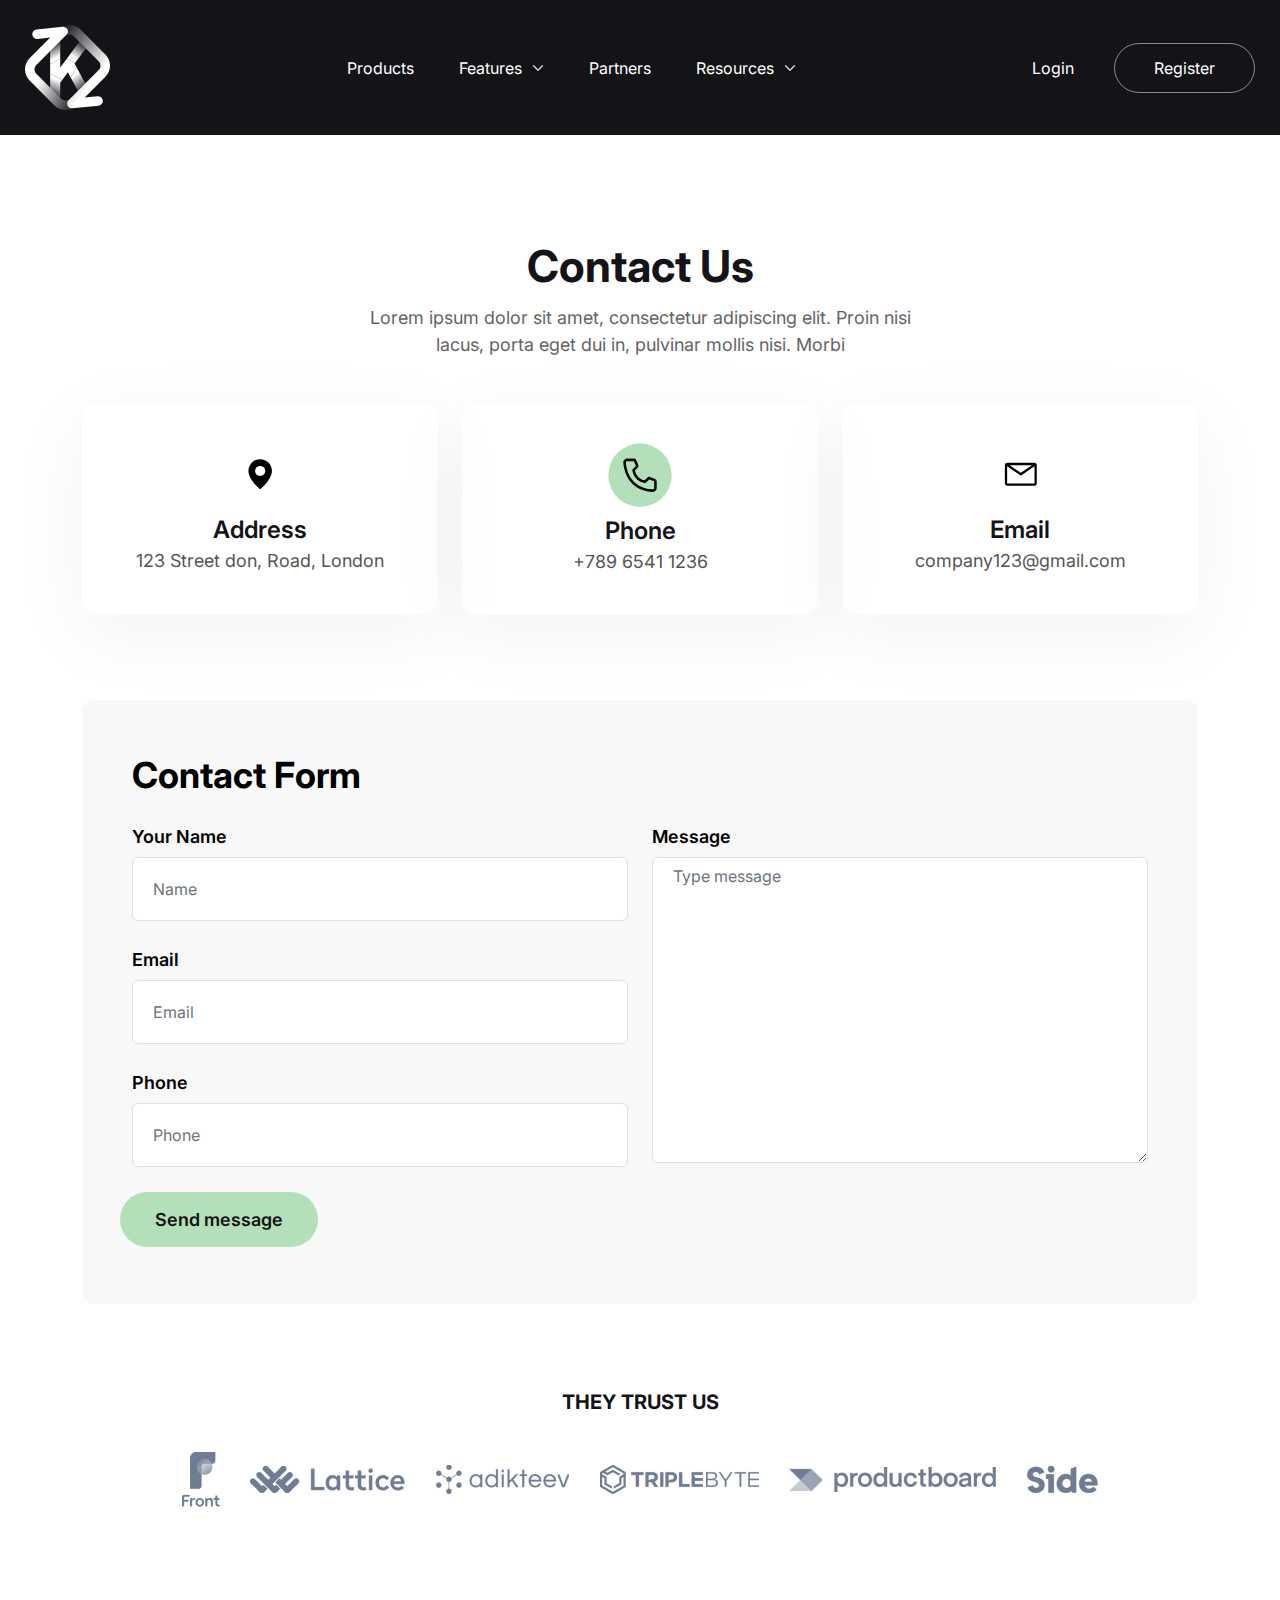
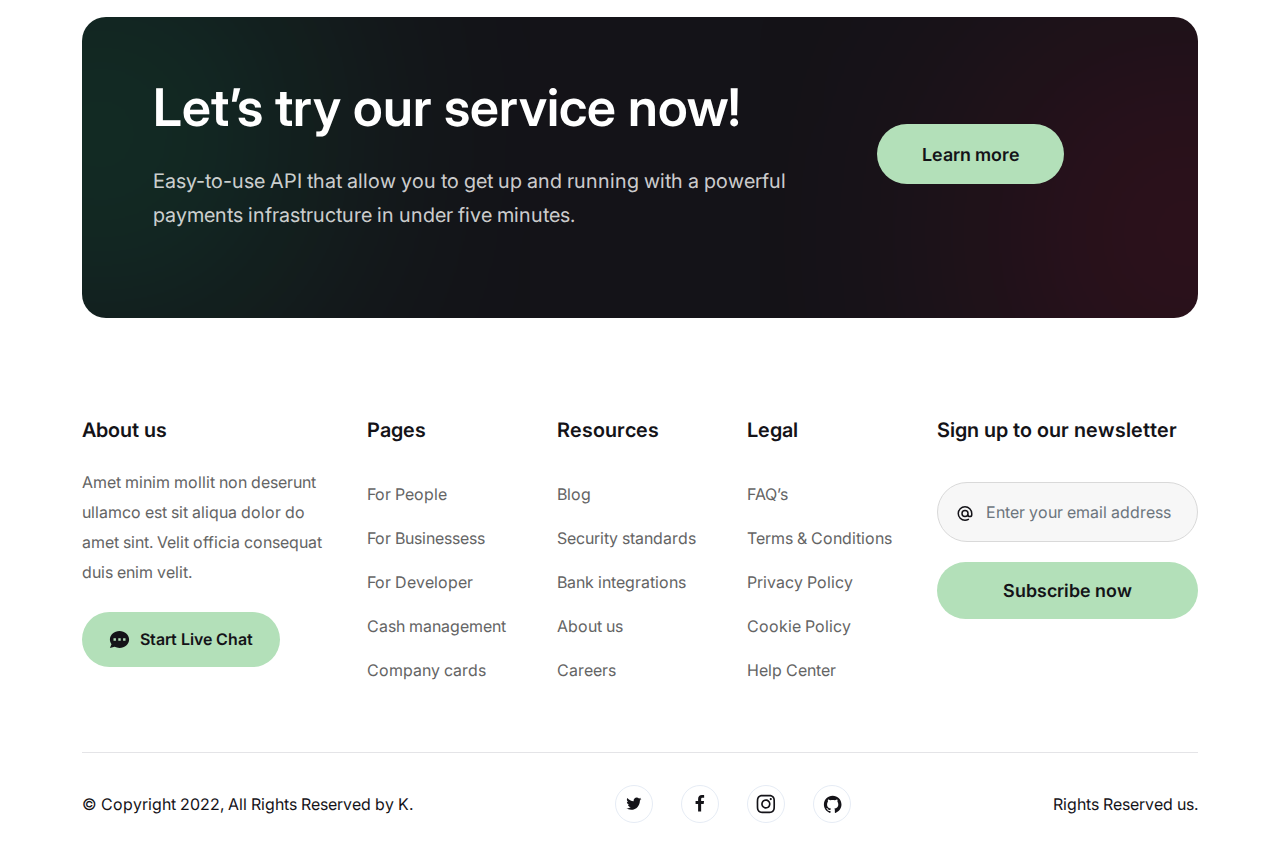
<file: contact-us.html>
<!doctype html>
<html lang="en">

<head>
    <!-- Required meta tags -->
    <meta charset="utf-8">
    <meta name="viewport" content="width=device-width, initial-scale=1, shrink-to-fit=no">
    <!-- Style CSS -->

    <link rel="stylesheet" href="css/style.css">
    <link rel="stylesheet" href="css/responsive.css">
    <title> MMZ || CONTACT US </title>
</head>

<body>
    <div class="wrapper">
        <header class="second-header">
            <div class="container-fluid">
                <div class="row">
                    <div class="col-12">
                        <div class="navigation">
                            <nav class="navbar navbar-expand-md">
                                <a class="navbar-brand" href="index.html"><img src="images/logo.svg" alt=""
                                        class="img-fluid" /></a>
                                <button class="navbar-toggler" type="button" data-bs-toggle="collapse"
                                    data-bs-target="#navbarSupportedContent" aria-controls="navbarSupportedContent"
                                    aria-expanded="false" aria-label="Toggle navigation">
                                    <span class="navbar-toggler-icon"></span>
                                    <span class="navbar-toggler-icon"></span>
                                    <span class="navbar-toggler-icon"></span>
                                </button>
                                <div class="collapse navbar-collapse" id="navbarSupportedContent">
                                    <ul class="navbar-nav m-auto">
                                        <li class="nav-item">
                                            <a class="nav-link active" href="#">Products</a>
                                        </li>
                                        <li class="nav-item dropdown">
                                            <a class="nav-link" href="#" id="dropdownMenuButton1"
                                                data-bs-toggle="dropdown" aria-expanded="false">Features <img
                                                    src="images/arrow-down.svg" alt="" /></a>
                                            <ul class="dropdown-menu" aria-labelledby="dropdownMenuButton1">
                                                <li><a class="dropdown-item" href="#">Action</a></li>
                                                <li><a class="dropdown-item" href="#">Another action</a></li>
                                                <li><a class="dropdown-item" href="#">Something else here</a></li>
                                            </ul>
                                        </li>
                                        <li class="nav-item">
                                            <a class="nav-link" href="#">Partners</a>
                                        </li>
                                        <li class="nav-item dropdown">
                                            <a class="nav-link" href="#" id="dropdownMenuButton1"
                                                data-bs-toggle="dropdown" aria-expanded="false">Resources <img
                                                    src="images/arrow-down.svg" alt="" /></a>
                                            <ul class="dropdown-menu" aria-labelledby="dropdownMenuButton1">
                                                <li><a class="dropdown-item" href="#">Action</a></li>
                                                <li><a class="dropdown-item" href="#">Another action</a></li>
                                                <li><a class="dropdown-item" href="#">Something else here</a></li>
                                            </ul>
                                        </li>


                                    </ul>
                                    <div class="header-right">
                                        <ul>
                                            <li><a class="login-btn" href="#">Login</a></li>
                                            <li><a class="register-btn" href="#">Register</a></li>
                                        </ul>
                                    </div>
                                </div>
                            </nav>
                        </div>
                    </div>
                </div>
            </div>
        </header>
        <section class="contact-sec">
            <div class="container">
                <div class="row">
                    <div class="col-12">
                        <div class="title">
                            <h3>
                                Contact Us
                            </h3>
                            <p>Lorem ipsum dolor sit amet, consectetur adipiscing elit. Proin nisi <br>lacus, porta eget dui in, pulvinar mollis nisi. Morbi</p>
                        </div>
                        <div class="contact-inner">
                            <div class="row justify-content-lg-between justify-content-center">
                                <div class="col-lg-4 col-sm-7 col-11">
                                    <div class="contact-info-box">
                                        <span><img src="images/location-icon.svg" alt="" /></span>
                                        <h4>Address</h4>
                                        <p>123 Street don, Road, London</p>
                                    </div>
                                </div>
                                <div class="col-lg-4 col-sm-7 col-11">
                                    <div class="contact-info-box">
                                        <span><img src="images/phone-icon.svg" alt="" /></span>
                                        <h4>Phone</h4>
                                        <p><a href="#">+789 6541 1236</a></p>
                                    </div>
                                </div>
                                <div class="col-lg-4 col-sm-7 col-11">
                                    <div class="contact-info-box">
                                        <span><img src="images/email-icon.svg" alt="" /></span>
                                        <h4>Email</h4>
                                        <p><a href="#">company123@gmail.com</a></p>
                                    </div>
                                </div>
                            </div>
                        </div>
                        <div class="contact-form">
                            <h4>Contact Form</h4>
                            <form>
                                <div class="row">
                                    <div class="col-md-6">
                                        <div class="form-group">
                                            <label>Your Name</label>
                                            <input type="text" class="form-control" placeholder="Name" />
                                        </div>
                                        <div class="form-group">
                                            <label>Email</label>
                                            <input type="text" class="form-control" placeholder="Email" />
                                        </div>
                                        <div class="form-group">
                                            <label>Phone</label>
                                            <input type="text" class="form-control" placeholder="Phone" />
                                        </div>
                                    </div>
                                    <div class="col-md-6">
                                        <div class="form-group">
                                            <label>Message</label>
                                            <textarea class="form-control" placeholder="Type message"></textarea>
                                        </div>
                                    </div>
                                    <a href="#" class="btn-default">Send message</a>
                                </div>
                            </form>
                        </div>
                    </div>
                </div>
            </div>
        </section>
        <section class="trust-sec">
            <div class="container">
                <div class="row">
                    <div class="col-12">
                        <div class="trust-inner">
                            <h4>They trust us</h4>
                            <ul>
                                <li><a href="#"><img src="images/trust-logo1.png" alt="" class="img-fluid" /></a></li>
                                <li><a href="#"><img src="images/trust-logo2.png" alt="" class="img-fluid" /></a></li>
                                <li><a href="#"><img src="images/trust-logo3.png" alt="" class="img-fluid" /></a></li>
                                <li><a href="#"><img src="images/trust-logo4.png" alt="" class="img-fluid" /></a></li>
                                <li><a href="#"><img src="images/trust-logo5.png" alt="" class="img-fluid" /></a></li>
                                <li><a href="#"><img src="images/trust-logo6.png" alt="" class="img-fluid" /></a></li>
                            </ul>
                        </div>
                    </div>
                </div>
            </div>
        </section>

        <section class="service-now-sec">
            <div class="container">
                <div class="row">
                    <div class="col-12">
                        <div class="service-now-inner">
                            <div class="text-box">
                                <h3>Let’s try our service now!</h3>
                                <p>Easy-to-use API that allow you to get up and running with a powerful payments
                                    infrastructure in under five minutes.</p>
                            </div>
                            <a href="#" class="btn-default">Learn more</a>
                        </div>
                    </div>
                </div>
            </div>
        </section>
        <footer>
            <div class="container">
                <div class="row">
                    <div class="col-lg-3">
                        <div class="footer-left">
                            <h4>About us</h4>
                            <p>Amet minim mollit non deserunt ullamco est sit aliqua dolor do amet sint. Velit officia
                                consequat duis enim velit.</p>
                            <a href="#" class="btn-default"><img src="images/chat-icon.svg" alt="" />Start Live Chat</a>
                        </div>
                    </div>
                    <div class="col-lg-2 col-sm-4">
                        <div class="footer-link">
                            <h4>Pages</h4>
                            <ul>
                                <li>
                                    <a href="#">For People</a>
                                </li>
                                <li>
                                    <a href="#">For Businessess</a>
                                </li>
                                <li>
                                    <a href="#">For Developer</a>
                                </li>
                                <li>
                                    <a href="#">Cash management</a>
                                </li>
                                <li>
                                    <a href="#">Company cards</a>
                                </li>
                            </ul>
                        </div>
                    </div>
                    <div class="col-lg-2 col-sm-4">
                        <div class="footer-link">
                            <h4>Resources</h4>
                            <ul>
                                <li>
                                    <a href="blog.html">Blog</a>
                                </li>
                                <li>
                                    <a href="#">Security standards</a>
                                </li>
                                <li>
                                    <a href="#">Bank integrations</a>
                                </li>
                                <li>
                                    <a href="about-us.html">About us</a>
                                </li>
                                <li>
                                    <a href="#">Careers</a>
                                </li>
                            </ul>
                        </div>
                    </div>
                    <div class="col-lg-2 col-sm-4">
                        <div class="footer-link">
                            <h4>Legal</h4>
                            <ul>
                                <li>
                                    <a href="faq.html">FAQ’s</a>
                                </li>
                                <li>
                                    <a href="#">Terms & Conditions
                                    </a>
                                </li>
                                <li>
                                    <a href="#">Privacy Policy</a>
                                </li>
                                <li>
                                    <a href="#">Cookie Policy</a>
                                </li>
                                <li>
                                    <a href="#">Help Center</a>
                                </li>
                            </ul>
                        </div>
                    </div>
                    <div class="col-lg-3 col-md-12">
                        <div class="footer-link">
                            <h4>Sign up to our newsletter</h4>
                            <form>
                                <div class="relative">
                                    <input type="text" class="form-control" placeholder="Enter your email address" />
                                    <span><img src="images/input-icon.svg" alt="" /></span>
                                </div>
                                <a href="#" class="btn-default">Subscribe now</a>
                            </form>
                        </div>
                    </div>
                </div>
                <div class="row">
                    <div class="col-12">
                        <div class="copyright">
                            <p>© Copyright 2022, All Rights Reserved by K.</p>
                            <ul>
                                <li><a href="#"><img src="images/twitter.svg" alt="" class="img-fluid" /></a></li>
                                <li><a href="#"><img src="images/facebook.svg" alt="" class="img-fluid" /></a></li>
                                <li><a href="#"><img src="images/instagram.svg" alt="" class="img-fluid" /></a></li>
                                <li><a href="#"><img src="images/github.svg" alt="" class="img-fluid" /></a></li>
                            </ul>
                            <p>  Rights Reserved us.</p>
                        </div>
                    </div>
                </div>
            </div>
        </footer>


    </div>
    <!-- Section Testimonial sec end -->
    <!-- jQuery and Bootstrap Bundle (includes Popper) -->
    <script src="js/jquery.min.js"></script>
    <script src="js/bootstrap.bundle.min.js"></script>
    <script src="js/custom.js"></script>
</body>

</html>
</file>
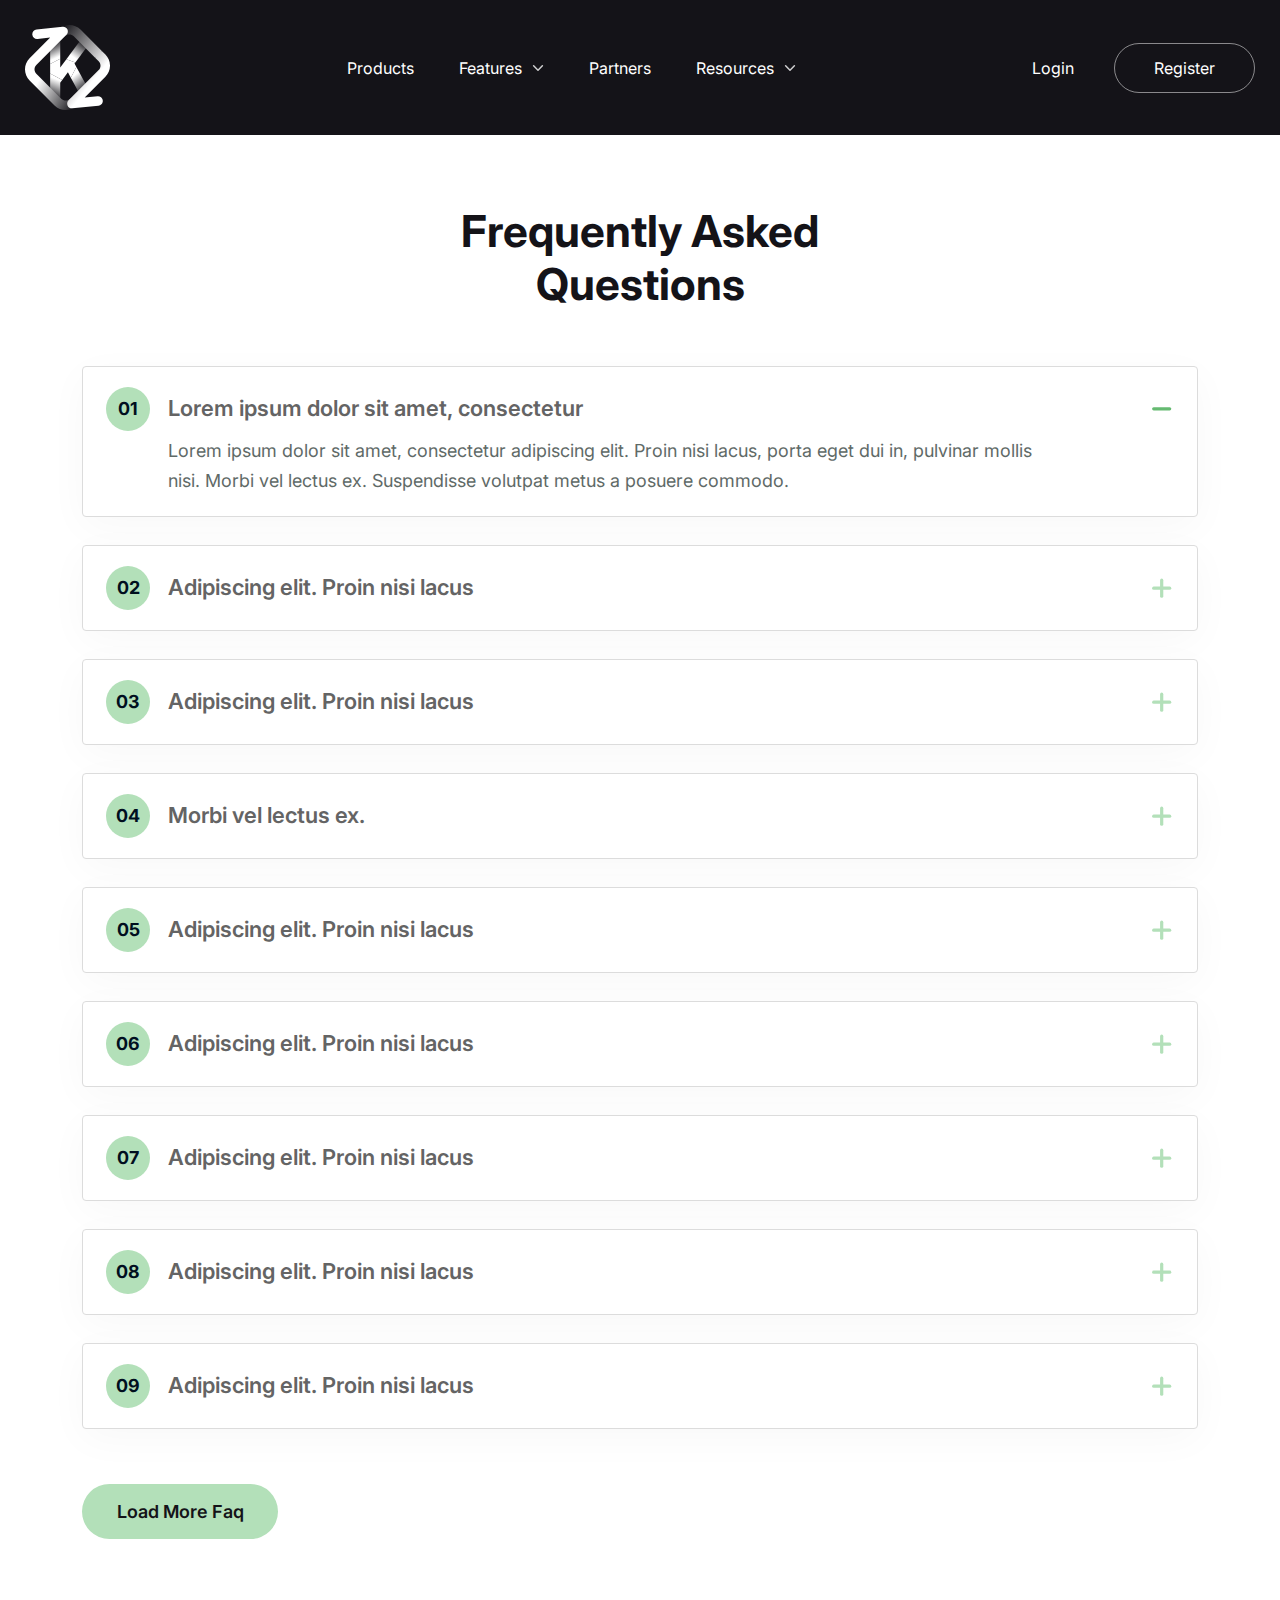
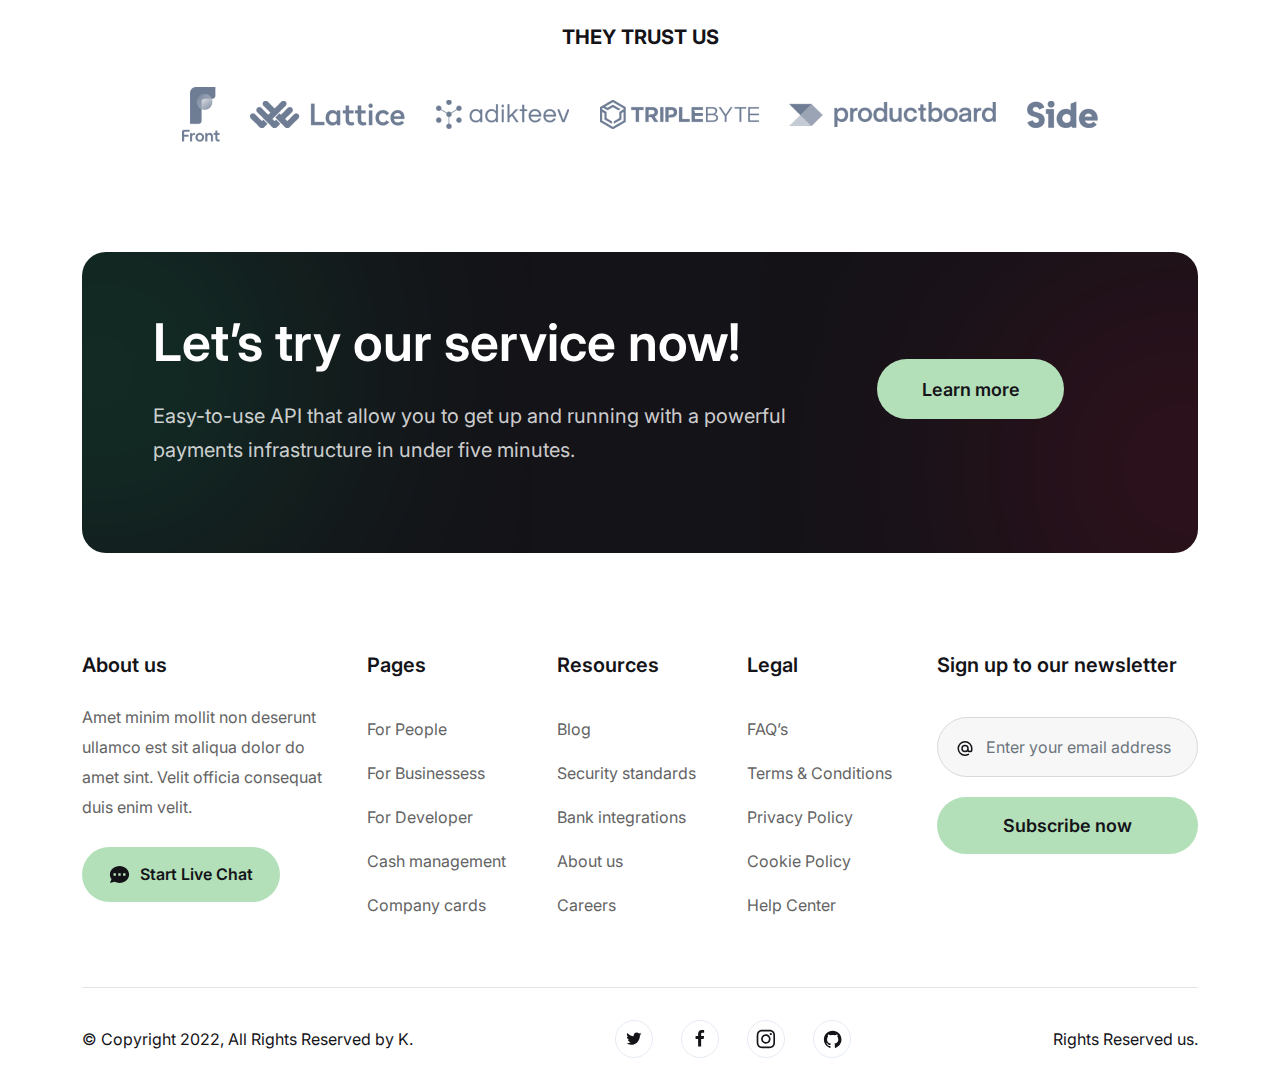
<file: faq.html>
<!doctype html>
<html lang="en">

<head>
    <!-- Required meta tags -->
    <meta charset="utf-8">
    <meta name="viewport" content="width=device-width, initial-scale=1, shrink-to-fit=no">
    <!-- Style CSS -->

    <link rel="stylesheet" href="css/style.css">
    <link rel="stylesheet" href="css/responsive.css">
    <title> MMZ || FAQ </title>
</head>

<body>
    <div class="wrapper">
        <header class="second-header">
            <div class="container-fluid">
                <div class="row">
                    <div class="col-12">
                        <div class="navigation">
                            <nav class="navbar navbar-expand-md">
                                <a class="navbar-brand" href="index.html"><img src="images/logo.svg" alt=""
                                        class="img-fluid" /></a>
                                <button class="navbar-toggler" type="button" data-bs-toggle="collapse"
                                    data-bs-target="#navbarSupportedContent" aria-controls="navbarSupportedContent"
                                    aria-expanded="false" aria-label="Toggle navigation">
                                    <span class="navbar-toggler-icon"></span>
                                    <span class="navbar-toggler-icon"></span>
                                    <span class="navbar-toggler-icon"></span>
                                </button>
                                <div class="collapse navbar-collapse" id="navbarSupportedContent">
                                    <ul class="navbar-nav m-auto">
                                        <li class="nav-item">
                                            <a class="nav-link active" href="#">Products</a>
                                        </li>
                                        <li class="nav-item dropdown">
                                            <a class="nav-link" href="#" id="dropdownMenuButton1"
                                                data-bs-toggle="dropdown" aria-expanded="false">Features <img
                                                    src="images/arrow-down.svg" alt="" /></a>
                                            <ul class="dropdown-menu" aria-labelledby="dropdownMenuButton1">
                                                <li><a class="dropdown-item" href="#">Action</a></li>
                                                <li><a class="dropdown-item" href="#">Another action</a></li>
                                                <li><a class="dropdown-item" href="#">Something else here</a></li>
                                            </ul>
                                        </li>
                                        <li class="nav-item">
                                            <a class="nav-link" href="#">Partners</a>
                                        </li>
                                        <li class="nav-item dropdown">
                                            <a class="nav-link" href="#" id="dropdownMenuButton1"
                                                data-bs-toggle="dropdown" aria-expanded="false">Resources <img
                                                    src="images/arrow-down.svg" alt="" /></a>
                                            <ul class="dropdown-menu" aria-labelledby="dropdownMenuButton1">
                                                <li><a class="dropdown-item" href="#">Action</a></li>
                                                <li><a class="dropdown-item" href="#">Another action</a></li>
                                                <li><a class="dropdown-item" href="#">Something else here</a></li>
                                            </ul>
                                        </li>


                                    </ul>
                                    <div class="header-right">
                                        <ul>
                                            <li><a class="login-btn" href="#">Login</a></li>
                                            <li><a class="register-btn" href="#">Register</a></li>
                                        </ul>
                                    </div>
                                </div>
                            </nav>
                        </div>
                    </div>
                </div>
            </div>
        </header>
        <section class="faq-sec">
            <div class="container">
                <div class="row">
                    <div class="col-12">
                        <div class="title">
                            <h3>
                                Frequently Asked <br>
                                Questions
                            </h3>
                        </div>
                        <div class="faq-inner">
                            <div class="accordion" id="accordionExample">
                                <div class="accordion-item">
                                    <h2 class="accordion-header" id="headingOne">
                                        <button class="accordion-button" type="button" data-bs-toggle="collapse"
                                            data-bs-target="#collapseOne" aria-expanded="true"
                                            aria-controls="collapseOne">
                                            <strong>01</strong><span>Lorem ipsum dolor sit amet, consectetur </span>
                                        </button>
                                    </h2>
                                    <div id="collapseOne" class="accordion-collapse collapse show"
                                        aria-labelledby="headingOne" data-bs-parent="#accordionExample">
                                        <div class="accordion-body">
                                            <p>Lorem ipsum dolor sit amet, consectetur adipiscing elit. Proin nisi
                                                lacus, porta eget dui in, pulvinar mollis nisi. Morbi vel lectus ex.
                                                Suspendisse volutpat metus a posuere commodo.</p>
                                        </div>
                                    </div>
                                </div>
                                <div class="accordion-item">
                                    <h2 class="accordion-header" id="headingTwo">
                                        <button class="accordion-button collapsed" type="button"
                                            data-bs-toggle="collapse" data-bs-target="#collapseTwo"
                                            aria-expanded="false" aria-controls="collapseTwo">
                                            <strong>02</strong><span>Adipiscing elit. Proin nisi lacus</span>
                                        </button>
                                    </h2>
                                    <div id="collapseTwo" class="accordion-collapse collapse"
                                        aria-labelledby="headingTwo" data-bs-parent="#accordionExample">
                                        <div class="accordion-body">
                                            <p>Lorem ipsum dolor sit amet, consectetur adipiscing elit. Proin nisi
                                                lacus, porta eget dui in, pulvinar mollis nisi. Morbi vel lectus ex.
                                                Suspendisse volutpat metus a posuere commodo.</p>
                                        </div>
                                    </div>
                                </div>
                                <div class="accordion-item">
                                    <h2 class="accordion-header" id="headingThree">
                                        <button class="accordion-button collapsed" type="button"
                                            data-bs-toggle="collapse" data-bs-target="#collapseThree"
                                            aria-expanded="false" aria-controls="collapseThree">
                                            <strong>03</strong><span>Adipiscing elit. Proin nisi lacus</span>
                                        </button>
                                    </h2>
                                    <div id="collapseThree" class="accordion-collapse collapse"
                                        aria-labelledby="headingThree" data-bs-parent="#accordionExample">
                                        <div class="accordion-body">
                                            <p>Lorem ipsum dolor sit amet, consectetur adipiscing elit. Proin nisi
                                                lacus, porta eget dui in, pulvinar mollis nisi. Morbi vel lectus ex.
                                                Suspendisse volutpat metus a posuere commodo.</p>
                                        </div>
                                    </div>
                                </div>
                                <div class="accordion-item">
                                    <h2 class="accordion-header" id="headingFour">
                                        <button class="accordion-button collapsed" type="button"
                                            data-bs-toggle="collapse" data-bs-target="#collapseFour"
                                            aria-expanded="false" aria-controls="collapseFour">
                                            <strong>04</strong><span>Morbi vel lectus ex. </span>
                                        </button>
                                    </h2>
                                    <div id="collapseFour" class="accordion-collapse collapse"
                                        aria-labelledby="headingFour" data-bs-parent="#accordionExample">
                                        <div class="accordion-body">
                                            <p>Lorem ipsum dolor sit amet, consectetur adipiscing elit. Proin nisi
                                                lacus, porta eget dui in, pulvinar mollis nisi. Morbi vel lectus ex.
                                                Suspendisse volutpat metus a posuere commodo.</p>
                                        </div>
                                    </div>
                                </div>
                                <div class="accordion-item">
                                    <h2 class="accordion-header" id="headingFive">
                                        <button class="accordion-button collapsed" type="button"
                                            data-bs-toggle="collapse" data-bs-target="#collapseFive"
                                            aria-expanded="false" aria-controls="collapseFive">
                                            <strong>05</strong><span>Adipiscing elit. Proin nisi lacus</span>
                                        </button>
                                    </h2>
                                    <div id="collapseFive" class="accordion-collapse collapse"
                                        aria-labelledby="headingFive" data-bs-parent="#accordionExample">
                                        <div class="accordion-body">
                                            <p>Lorem ipsum dolor sit amet, consectetur adipiscing elit. Proin nisi
                                                lacus, porta eget dui in, pulvinar mollis nisi. Morbi vel lectus ex.
                                                Suspendisse volutpat metus a posuere commodo.</p>
                                        </div>
                                    </div>
                                </div>
                                <div class="accordion-item">
                                    <h2 class="accordion-header" id="headingSix">
                                        <button class="accordion-button collapsed" type="button"
                                            data-bs-toggle="collapse" data-bs-target="#collapseSix"
                                            aria-expanded="false" aria-controls="collapseSix">
                                            <strong>06</strong><span>Adipiscing elit. Proin nisi lacus</span>
                                        </button>
                                    </h2>
                                    <div id="collapseSix" class="accordion-collapse collapse"
                                        aria-labelledby="headingSix" data-bs-parent="#accordionExample">
                                        <div class="accordion-body">
                                            <p>Lorem ipsum dolor sit amet, consectetur adipiscing elit. Proin nisi
                                                lacus, porta eget dui in, pulvinar mollis nisi. Morbi vel lectus ex.
                                                Suspendisse volutpat metus a posuere commodo.</p>
                                        </div>
                                    </div>
                                </div>
                                <div class="accordion-item">
                                    <h2 class="accordion-header" id="headingSeveen">
                                        <button class="accordion-button collapsed" type="button"
                                            data-bs-toggle="collapse" data-bs-target="#collapseSevee"
                                            aria-expanded="false" aria-controls="collapseSevee">
                                            <strong>07</strong><span>Adipiscing elit. Proin nisi lacus</span>
                                        </button>
                                    </h2>
                                    <div id="collapseSevee" class="accordion-collapse collapse"
                                        aria-labelledby="headingSevee" data-bs-parent="#accordionExample">
                                        <div class="accordion-body">
                                            <p>Lorem ipsum dolor sit amet, consectetur adipiscing elit. Proin nisi
                                                lacus, porta eget dui in, pulvinar mollis nisi. Morbi vel lectus ex.
                                                Suspendisse volutpat metus a posuere commodo.</p>
                                        </div>
                                    </div>
                                </div>
                                <div class="accordion-item">
                                    <h2 class="accordion-header" id="headingEight">
                                        <button class="accordion-button collapsed" type="button"
                                            data-bs-toggle="collapse" data-bs-target="#collapseEight"
                                            aria-expanded="false" aria-controls="collapseEight">
                                            <strong>08</strong><span>Adipiscing elit. Proin nisi lacus</span>
                                        </button>
                                    </h2>
                                    <div id="collapseEight" class="accordion-collapse collapse"
                                        aria-labelledby="headingEight" data-bs-parent="#accordionExample">
                                        <div class="accordion-body">
                                            <p>Lorem ipsum dolor sit amet, consectetur adipiscing elit. Proin nisi
                                                lacus, porta eget dui in, pulvinar mollis nisi. Morbi vel lectus ex.
                                                Suspendisse volutpat metus a posuere commodo.</p>
                                        </div>
                                    </div>
                                </div>
                                <div class="accordion-item">
                                    <h2 class="accordion-header" id="headingNine">
                                        <button class="accordion-button collapsed" type="button"
                                            data-bs-toggle="collapse" data-bs-target="#collapseNine"
                                            aria-expanded="false" aria-controls="collapseNine">
                                            <strong>09</strong><span>Adipiscing elit. Proin nisi lacus</span>
                                        </button>
                                    </h2>
                                    <div id="collapseNine" class="accordion-collapse collapse"
                                        aria-labelledby="headingNine" data-bs-parent="#accordionExample">
                                        <div class="accordion-body">
                                            <p>Lorem ipsum dolor sit amet, consectetur adipiscing elit. Proin nisi
                                                lacus, porta eget dui in, pulvinar mollis nisi. Morbi vel lectus ex.
                                                Suspendisse volutpat metus a posuere commodo.</p>
                                        </div>
                                    </div>
                                </div>
                            </div>
                            <a href="#" class="btn-default">Load More Faq</a>
                        </div>
                    </div>
                </div>
            </div>
        </section>
        <section class="trust-sec">
            <div class="container">
                <div class="row">
                    <div class="col-12">
                        <div class="trust-inner">
                            <h4>They trust us</h4>
                            <ul>
                                <li><a href="#"><img src="images/trust-logo1.png" alt="" class="img-fluid" /></a></li>
                                <li><a href="#"><img src="images/trust-logo2.png" alt="" class="img-fluid" /></a></li>
                                <li><a href="#"><img src="images/trust-logo3.png" alt="" class="img-fluid" /></a></li>
                                <li><a href="#"><img src="images/trust-logo4.png" alt="" class="img-fluid" /></a></li>
                                <li><a href="#"><img src="images/trust-logo5.png" alt="" class="img-fluid" /></a></li>
                                <li><a href="#"><img src="images/trust-logo6.png" alt="" class="img-fluid" /></a></li>
                            </ul>
                        </div>
                    </div>
                </div>
            </div>
        </section>

        <section class="service-now-sec">
            <div class="container">
                <div class="row">
                    <div class="col-12">
                        <div class="service-now-inner">
                            <div class="text-box">
                                <h3>Let’s try our service now!</h3>
                                <p>Easy-to-use API that allow you to get up and running with a powerful payments
                                    infrastructure in under five minutes.</p>
                            </div>
                            <a href="#" class="btn-default">Learn more</a>
                        </div>
                    </div>
                </div>
            </div>
        </section>
        <footer>
            <div class="container">
                <div class="row">
                    <div class="col-lg-3">
                        <div class="footer-left">
                            <h4>About us</h4>
                            <p>Amet minim mollit non deserunt ullamco est sit aliqua dolor do amet sint. Velit officia
                                consequat duis enim velit.</p>
                            <a href="#" class="btn-default"><img src="images/chat-icon.svg" alt="" />Start Live Chat</a>
                        </div>
                    </div>
                    <div class="col-lg-2 col-sm-4">
                        <div class="footer-link">
                            <h4>Pages</h4>
                            <ul>
                                <li>
                                    <a href="#">For People</a>
                                </li>
                                <li>
                                    <a href="#">For Businessess</a>
                                </li>
                                <li>
                                    <a href="#">For Developer</a>
                                </li>
                                <li>
                                    <a href="#">Cash management</a>
                                </li>
                                <li>
                                    <a href="#">Company cards</a>
                                </li>
                            </ul>
                        </div>
                    </div>
                    <div class="col-lg-2 col-sm-4">
                        <div class="footer-link">
                            <h4>Resources</h4>
                            <ul>
                                <li>
                                    <a href="blog.html">Blog</a>
                                </li>
                                <li>
                                    <a href="#">Security standards</a>
                                </li>
                                <li>
                                    <a href="#">Bank integrations</a>
                                </li>
                                <li>
                                    <a href="about-us.html">About us</a>
                                </li>
                                <li>
                                    <a href="#">Careers</a>
                                </li>
                            </ul>
                        </div>
                    </div>
                    <div class="col-lg-2 col-sm-4">
                        <div class="footer-link">
                            <h4>Legal</h4>
                            <ul>
                                <li>
                                    <a href="faq.html">FAQ’s</a>
                                </li>
                                <li>
                                    <a href="#">Terms & Conditions
                                    </a>
                                </li>
                                <li>
                                    <a href="#">Privacy Policy</a>
                                </li>
                                <li>
                                    <a href="#">Cookie Policy</a>
                                </li>
                                <li>
                                    <a href="#">Help Center</a>
                                </li>
                            </ul>
                        </div>
                    </div>
                    <div class="col-lg-3 col-md-12">
                        <div class="footer-link">
                            <h4>Sign up to our newsletter</h4>
                            <form>
                                <div class="relative">
                                    <input type="text" class="form-control" placeholder="Enter your email address" />
                                    <span><img src="images/input-icon.svg" alt="" /></span>
                                </div>
                                <a href="#" class="btn-default">Subscribe now</a>
                            </form>
                        </div>
                    </div>
                </div>
                <div class="row">
                    <div class="col-12">
                        <div class="copyright">
                            <p>© Copyright 2022, All Rights Reserved by K.</p>
                            <ul>
                                <li><a href="#"><img src="images/twitter.svg" alt="" class="img-fluid" /></a></li>
                                <li><a href="#"><img src="images/facebook.svg" alt="" class="img-fluid" /></a></li>
                                <li><a href="#"><img src="images/instagram.svg" alt="" class="img-fluid" /></a></li>
                                <li><a href="#"><img src="images/github.svg" alt="" class="img-fluid" /></a></li>
                            </ul>
                            <p>  Rights Reserved us.</p>
                        </div>
                    </div>
                </div>
            </div>
        </footer>


    </div>
    <!-- Section Testimonial sec end -->
    <!-- jQuery and Bootstrap Bundle (includes Popper) -->
    <script src="js/jquery.min.js"></script>
    <script src="js/bootstrap.bundle.min.js"></script>
    <script src="js/custom.js"></script>
</body>

</html>
</file>
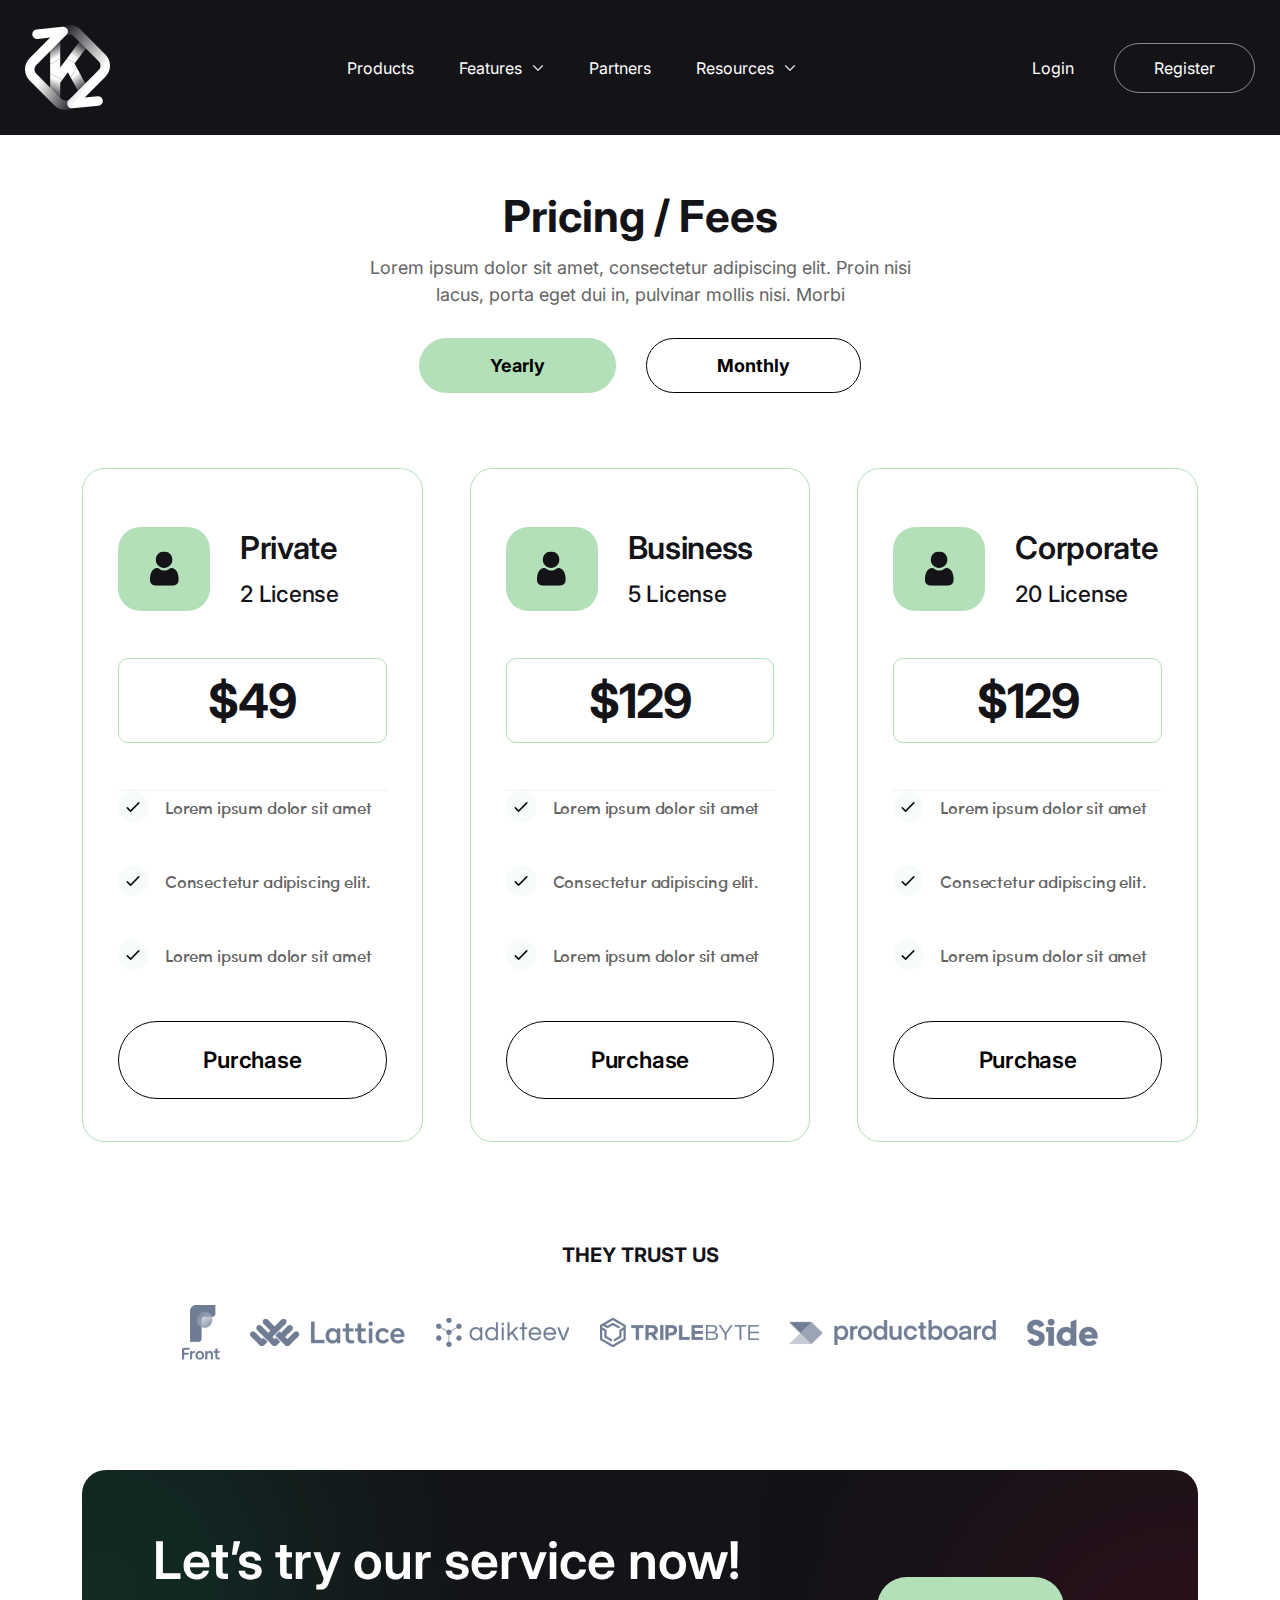
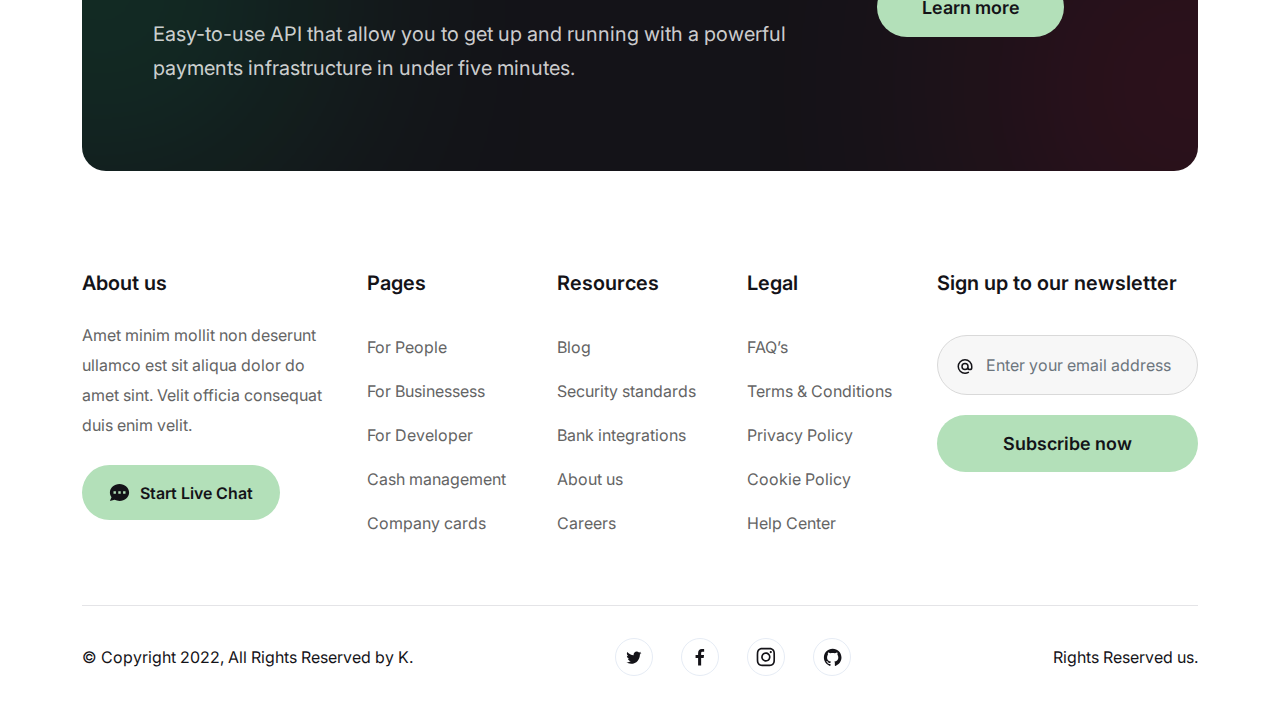
<file: fees.html>
<!doctype html>
<html lang="en">

<head>
    <!-- Required meta tags -->
    <meta charset="utf-8">
    <meta name="viewport" content="width=device-width, initial-scale=1, shrink-to-fit=no">
    <!-- Style CSS -->

    <link rel="stylesheet" href="css/style.css">
    <link rel="stylesheet" href="css/responsive.css">
    <title> MMZ || FEES </title>
</head>

<body>
    <div class="wrapper">
        <header class="second-header">
            <div class="container-fluid">
                <div class="row">
                    <div class="col-12">
                        <div class="navigation">
                            <nav class="navbar navbar-expand-md">
                                <a class="navbar-brand" href="index.html"><img src="images/logo.svg" alt=""
                                        class="img-fluid" /></a>
                                <button class="navbar-toggler" type="button" data-bs-toggle="collapse"
                                    data-bs-target="#navbarSupportedContent" aria-controls="navbarSupportedContent"
                                    aria-expanded="false" aria-label="Toggle navigation">
                                    <span class="navbar-toggler-icon"></span>
                                    <span class="navbar-toggler-icon"></span>
                                    <span class="navbar-toggler-icon"></span>
                                </button>
                                <div class="collapse navbar-collapse" id="navbarSupportedContent">
                                    <ul class="navbar-nav m-auto">
                                        <li class="nav-item">
                                            <a class="nav-link active" href="#">Products</a>
                                        </li>
                                        <li class="nav-item dropdown">
                                            <a class="nav-link" href="#" id="dropdownMenuButton1"
                                                data-bs-toggle="dropdown" aria-expanded="false">Features <img
                                                    src="images/arrow-down.svg" alt="" /></a>
                                            <ul class="dropdown-menu" aria-labelledby="dropdownMenuButton1">
                                                <li><a class="dropdown-item" href="#">Action</a></li>
                                                <li><a class="dropdown-item" href="#">Another action</a></li>
                                                <li><a class="dropdown-item" href="#">Something else here</a></li>
                                            </ul>
                                        </li>
                                        <li class="nav-item">
                                            <a class="nav-link" href="#">Partners</a>
                                        </li>
                                        <li class="nav-item dropdown">
                                            <a class="nav-link" href="#" id="dropdownMenuButton1"
                                                data-bs-toggle="dropdown" aria-expanded="false">Resources <img
                                                    src="images/arrow-down.svg" alt="" /></a>
                                            <ul class="dropdown-menu" aria-labelledby="dropdownMenuButton1">
                                                <li><a class="dropdown-item" href="#">Action</a></li>
                                                <li><a class="dropdown-item" href="#">Another action</a></li>
                                                <li><a class="dropdown-item" href="#">Something else here</a></li>
                                            </ul>
                                        </li>


                                    </ul>
                                    <div class="header-right">
                                        <ul>
                                            <li><a class="login-btn" href="#">Login</a></li>
                                            <li><a class="register-btn" href="#">Register</a></li>
                                        </ul>
                                    </div>
                                </div>
                            </nav>
                        </div>
                    </div>
                </div>
            </div>
        </header>
        <section class="fees-payment-sec">
            <div class="container">
                <div class="row">
                    <div class="col-12">
                        <div class="title">
                            <h3>
                                Pricing / Fees
                            </h3>
                            <P>Lorem ipsum dolor sit amet, consectetur adipiscing elit. Proin nisi <br> lacus, porta
                                eget dui
                                in, pulvinar mollis nisi. Morbi</P>
                        </div>
                        <div class="fees-payment-inner">
                            <ul class="nav nav-pills" id="pills-tab" role="tablist">
                                <li class="nav-item" role="presentation">
                                    <button class="nav-link active" id="pills-home-tab" data-bs-toggle="pill"
                                        data-bs-target="#pills-home" type="button" role="tab" aria-controls="pills-home"
                                        aria-selected="true">Yearly</button>
                                </li>
                                <li class="nav-item" role="presentation">
                                    <button class="nav-link" id="pills-profile-tab" data-bs-toggle="pill"
                                        data-bs-target="#pills-profile" type="button" role="tab"
                                        aria-controls="pills-profile" aria-selected="false">Monthly</button>
                                </li>
                            </ul>
                            <div class="tab-content" id="pills-tabContent">
                                <div class="tab-pane fade show active" id="pills-home" role="tabpanel"
                                    aria-labelledby="pills-home-tab">
                                    <div class="row justify-content-center">
                                        <div class="col-lg-4 col-md-8">
                                            <div class="fees-payment-box">
                                                <div class="fee-head">
                                                    <span><img src="images/user-icon.svg" alt="" /></span>
                                                    <div class="text-box">
                                                        <h4>Private</h4>
                                                        <p>2 License</p>
                                                    </div>
                                                </div>
                                                <div class="fee-price">
                                                    <h4>$49</h4>
                                                </div>
                                                <div class="fee-body">
                                                    <ul>
                                                        <li><span><img src="images/check-icon.svg" alt="" /></span>
                                                            <p>Lorem ipsum dolor sit amet</p>
                                                        </li>
                                                        <li><span><img src="images/check-icon.svg" alt="" /></span>
                                                            <p>Consectetur adipiscing elit. </p>
                                                        </li>
                                                        <li><span><img src="images/check-icon.svg" alt="" /></span>
                                                            <p>Lorem ipsum dolor sit amet</p>
                                                        </li>
                                                    </ul>
                                                    <a href="#">Purchase</a>
                                                </div>
                                            </div>
                                        </div>
                                        <div class="col-lg-4 col-md-8">
                                            <div class="fees-payment-box">
                                                <div class="fee-head">
                                                    <span><img src="images/user-icon.svg" alt="" /></span>
                                                    <div class="text-box">
                                                        <h4>Business</h4>
                                                        <p>5 License</p>
                                                    </div>
                                                </div>
                                                <div class="fee-price">
                                                    <h4>$129</h4>
                                                </div>
                                                <div class="fee-body">
                                                    <ul>
                                                        <li><span><img src="images/check-icon.svg" alt="" /></span>
                                                            <p>Lorem ipsum dolor sit amet</p>
                                                        </li>
                                                        <li><span><img src="images/check-icon.svg" alt="" /></span>
                                                            <p>Consectetur adipiscing elit. </p>
                                                        </li>
                                                        <li><span><img src="images/check-icon.svg" alt="" /></span>
                                                            <p>Lorem ipsum dolor sit amet</p>
                                                        </li>
                                                    </ul>
                                                    <a href="#">Purchase</a>
                                                </div>
                                            </div>
                                        </div>
                                        <div class="col-lg-4 col-md-8">
                                            <div class="fees-payment-box">
                                                <div class="fee-head">
                                                    <span><img src="images/user-icon.svg" alt="" /></span>
                                                    <div class="text-box">
                                                        <h4>Corporate</h4>
                                                        <p>20 License</p>
                                                    </div>
                                                </div>
                                                <div class="fee-price">
                                                    <h4>$129</h4>
                                                </div>
                                                <div class="fee-body">
                                                    <ul>
                                                        <li><span><img src="images/check-icon.svg" alt="" /></span>
                                                            <p>Lorem ipsum dolor sit amet</p>
                                                        </li>
                                                        <li><span><img src="images/check-icon.svg" alt="" /></span>
                                                            <p>Consectetur adipiscing elit. </p>
                                                        </li>
                                                        <li><span><img src="images/check-icon.svg" alt="" /></span>
                                                            <p>Lorem ipsum dolor sit amet</p>
                                                        </li>
                                                    </ul>
                                                    <a href="#">Purchase</a>
                                                </div>
                                            </div>
                                        </div>
                                    </div>
                                </div>
                                <div class="tab-pane fade" id="pills-profile" role="tabpanel"
                                    aria-labelledby="pills-profile-tab">
                                    <div class="row">
                                        <div class="col-md-4">
                                            <div class="fees-payment-box">
                                                <div class="fee-head">
                                                    <span><img src="images/user-icon.svg" alt="" /></span>
                                                    <div class="text-box">
                                                        <h4>Private</h4>
                                                        <p>2 License</p>
                                                    </div>
                                                </div>
                                                <div class="fee-price">
                                                    <h4>$49</h4>
                                                </div>
                                                <div class="fee-body">
                                                    <ul>
                                                        <li><span><img src="images/check-icon.svg" alt="" /></span>
                                                            <p>Lorem ipsum dolor sit amet</p>
                                                        </li>
                                                        <li><span><img src="images/check-icon.svg" alt="" /></span>
                                                            <p>Consectetur adipiscing elit. </p>
                                                        </li>
                                                        <li><span><img src="images/check-icon.svg" alt="" /></span>
                                                            <p>Lorem ipsum dolor sit amet</p>
                                                        </li>
                                                    </ul>
                                                    <a href="#">Purchase</a>
                                                </div>
                                            </div>
                                        </div>
                                        <div class="col-md-4">
                                            <div class="fees-payment-box">
                                                <div class="fee-head">
                                                    <span><img src="images/user-icon.svg" alt="" /></span>
                                                    <div class="text-box">
                                                        <h4>Business</h4>
                                                        <p>5 License</p>
                                                    </div>
                                                </div>
                                                <div class="fee-price">
                                                    <h4>$129</h4>
                                                </div>
                                                <div class="fee-body">
                                                    <ul>
                                                        <li><span><img src="images/check-icon.svg" alt="" /></span>
                                                            <p>Lorem ipsum dolor sit amet</p>
                                                        </li>
                                                        <li><span><img src="images/check-icon.svg" alt="" /></span>
                                                            <p>Consectetur adipiscing elit. </p>
                                                        </li>
                                                        <li><span><img src="images/check-icon.svg" alt="" /></span>
                                                            <p>Lorem ipsum dolor sit amet</p>
                                                        </li>
                                                    </ul>
                                                    <a href="#">Purchase</a>
                                                </div>
                                            </div>
                                        </div>
                                        <div class="col-md-4">
                                            <div class="fees-payment-box">
                                                <div class="fee-head">
                                                    <span><img src="images/user-icon.svg" alt="" /></span>
                                                    <div class="text-box">
                                                        <h4>Corporate</h4>
                                                        <p>20 License</p>
                                                    </div>
                                                </div>
                                                <div class="fee-price">
                                                    <h4>$129</h4>
                                                </div>
                                                <div class="fee-body">
                                                    <ul>
                                                        <li><span><img src="images/check-icon.svg" alt="" /></span>
                                                            <p>Lorem ipsum dolor sit amet</p>
                                                        </li>
                                                        <li><span><img src="images/check-icon.svg" alt="" /></span>
                                                            <p>Consectetur adipiscing elit. </p>
                                                        </li>
                                                        <li><span><img src="images/check-icon.svg" alt="" /></span>
                                                            <p>Lorem ipsum dolor sit amet</p>
                                                        </li>
                                                    </ul>
                                                    <a href="#">Purchase</a>
                                                </div>
                                            </div>
                                        </div>
                                    </div>
                                </div>
                            </div>
                        </div>
                    </div>
                </div>
            </div>
        </section>
        <section class="trust-sec">
            <div class="container">
                <div class="row">
                    <div class="col-12">
                        <div class="trust-inner">
                            <h4>They trust us</h4>
                            <ul>
                                <li><a href="#"><img src="images/trust-logo1.png" alt="" class="img-fluid" /></a></li>
                                <li><a href="#"><img src="images/trust-logo2.png" alt="" class="img-fluid" /></a></li>
                                <li><a href="#"><img src="images/trust-logo3.png" alt="" class="img-fluid" /></a></li>
                                <li><a href="#"><img src="images/trust-logo4.png" alt="" class="img-fluid" /></a></li>
                                <li><a href="#"><img src="images/trust-logo5.png" alt="" class="img-fluid" /></a></li>
                                <li><a href="#"><img src="images/trust-logo6.png" alt="" class="img-fluid" /></a></li>
                            </ul>
                        </div>
                    </div>
                </div>
            </div>
        </section>

        <section class="service-now-sec">
            <div class="container">
                <div class="row">
                    <div class="col-12">
                        <div class="service-now-inner">
                            <div class="text-box">
                                <h3>Let’s try our service now!</h3>
                                <p>Easy-to-use API that allow you to get up and running with a powerful payments
                                    infrastructure in under five minutes.</p>
                            </div>
                            <a href="#" class="btn-default">Learn more</a>
                        </div>
                    </div>
                </div>
            </div>
        </section>
        <footer>
            <div class="container">
                <div class="row">
                    <div class="col-lg-3">
                        <div class="footer-left">
                            <h4>About us</h4>
                            <p>Amet minim mollit non deserunt ullamco est sit aliqua dolor do amet sint. Velit officia
                                consequat duis enim velit.</p>
                            <a href="#" class="btn-default"><img src="images/chat-icon.svg" alt="" />Start Live Chat</a>
                        </div>
                    </div>
                    <div class="col-lg-2 col-sm-4">
                        <div class="footer-link">
                            <h4>Pages</h4>
                            <ul>
                                <li>
                                    <a href="#">For People</a>
                                </li>
                                <li>
                                    <a href="#">For Businessess</a>
                                </li>
                                <li>
                                    <a href="#">For Developer</a>
                                </li>
                                <li>
                                    <a href="#">Cash management</a>
                                </li>
                                <li>
                                    <a href="#">Company cards</a>
                                </li>
                            </ul>
                        </div>
                    </div>
                    <div class="col-lg-2 col-sm-4">
                        <div class="footer-link">
                            <h4>Resources</h4>
                            <ul>
                                <li>
                                    <a href="blog.html">Blog</a>
                                </li>
                                <li>
                                    <a href="#">Security standards</a>
                                </li>
                                <li>
                                    <a href="#">Bank integrations</a>
                                </li>
                                <li>
                                    <a href="about-us.html">About us</a>
                                </li>
                                <li>
                                    <a href="#">Careers</a>
                                </li>
                            </ul>
                        </div>
                    </div>
                    <div class="col-lg-2 col-sm-4">
                        <div class="footer-link">
                            <h4>Legal</h4>
                            <ul>
                                <li>
                                    <a href="faq.html">FAQ’s</a>
                                </li>
                                <li>
                                    <a href="#">Terms & Conditions
                                    </a>
                                </li>
                                <li>
                                    <a href="#">Privacy Policy</a>
                                </li>
                                <li>
                                    <a href="#">Cookie Policy</a>
                                </li>
                                <li>
                                    <a href="#">Help Center</a>
                                </li>
                            </ul>
                        </div>
                    </div>
                    <div class="col-lg-3 col-md-12">
                        <div class="footer-link">
                            <h4>Sign up to our newsletter</h4>
                            <form>
                                <div class="relative">
                                    <input type="text" class="form-control" placeholder="Enter your email address" />
                                    <span><img src="images/input-icon.svg" alt="" /></span>
                                </div>
                                <a href="#" class="btn-default">Subscribe now</a>
                            </form>
                        </div>
                    </div>
                </div>
                <div class="row">
                    <div class="col-12">
                        <div class="copyright">
                            <p>© Copyright 2022, All Rights Reserved by K.</p>
                            <ul>
                                <li><a href="#"><img src="images/twitter.svg" alt="" class="img-fluid" /></a></li>
                                <li><a href="#"><img src="images/facebook.svg" alt="" class="img-fluid" /></a></li>
                                <li><a href="#"><img src="images/instagram.svg" alt="" class="img-fluid" /></a></li>
                                <li><a href="#"><img src="images/github.svg" alt="" class="img-fluid" /></a></li>
                            </ul>
                            <p>  Rights Reserved us.</p>
                        </div>
                    </div>
                </div>
            </div>
        </footer>


    </div>
    <!-- Section Testimonial sec end -->
    <!-- jQuery and Bootstrap Bundle (includes Popper) -->
    <script src="js/jquery.min.js"></script>
    <script src="js/bootstrap.bundle.min.js"></script>
    <script src="js/custom.js"></script>
</body>

</html>
</file>
<file: css/responsive.css>
@media (min-width: 1500px) {
        .container {
                max-width: 1344px;
        }
}

@media (max-width: 1600px) {

        .navigation,
        .banner-inner {
                max-width: 1230px;
        }

        .title h3 {
                font-size: 44px;
                margin: 0 0 11px 0;
        }

        .fees-payment-sec {
                padding: 55px 0 0 0;
        }

        .banner-sec .text-box h1 {
                font-size: 50px;
                line-height: 58px;
        }

        .fee-price h4 {
                font-size: 47.3631px;
                height: 85px;
        }

        .banner-sec .image-holder {
                max-width: 900px;
                right: 63px;
                top: 70px;
        }

        .cutomize-payment-box {
                padding: 25px 20px;
        }

        .faq-sec {
                padding: 90px 0 0 0;
        }
}

@media (max-width: 1400px) {
        .banner-sec .image-holder {
                max-width: 850px;
                right: 40px;
                top: 70px;
        }

        .cutomize-payment-box .text-box h4 {
                font-size: 20px;
        }

}

@media (max-width: 1300px) {
        .banner-sec .image-holder {
                max-width: 750px;
                right: 30px;
                top: 50%;
                transform: translate(0, -50%);
        }

        .fee-head span {
                max-width: 92px;
                height: 84px;
        }

        .fee-head span img {
                width: 35px;
        }

        .fees-payment-box {
                padding: 58px 35px 42px;
        }

        .fee-body ul li p {
                padding-left: 16px;
                font-size: 17.2907px;
        }

        .fee-body ul {
                margin: 0 0 50px 0;
        }

        .faq-sec {
                padding: 70px 0 0 0;
        }

        .accordion-button {
                font-size: 22px;
        }
}

@media (max-width: 1199px) {
        .navbar-nav .nav-item {
                padding: 0 15px;
        }

        .fees-payment-inner .tab-content [class*="col-"] {
                padding: 0 15.5px;
        }

        .trust-sec {
                padding: 65px 0 79px 0;
        }


        .fees-payment-box {
                padding: 36px 20px 35px;
        }

        .fee-head .text-box {
                padding-left: 18px;
        }

        .fee-head .text-box h4 {
                font-size: 28.5633px;
                margin: 0 0 14px 0;
        }

        .fee-head .text-box p {
                font-size: 19.5452px;
        }

        .fee-body ul {
                margin: 0 0 40px 0;
        }

        .register-btn {
                margin-left: 15px;
        }

        .banner-sec {
                padding: 200px 0 100px 0;
        }

        .banner-sec .text-box h1 {
                font-size: 40px;
                line-height: 48px;
        }

        .banner-sec .text-box p {
                font-size: 18px;
                line-height: 32px;
                margin: 20px 0;
                max-width: 600px;
        }

        .faq-sec {
                padding: 60px 0 0 0;
        }

        .banner-sec .image-holder {
                max-width: 650px;
                right: 15px;
                top: 50%;
                transform: translate(0, -50%);
        }

        .trust-inner ul {
                padding: 0;
                margin: 20px 0 0 0;
        }

        .title h3 {
                font-size: 36px;
                margin: 0 0 15px 0;
        }

        .cutomize-payment-sec {
                padding: 50px 0;
        }

        .cutomize-payment-box {
                padding: 20px;
        }

        .cutomize-payment-box span {
                width: 60px;
                height: 60px;
        }

        .cutomize-payment-box .text-box {
                padding-left: 15px;
        }

        .cutomize-payment-box .text-box h4 {
                font-size: 16px;
                margin: 0 0 10px 0;
        }

        .cutomize-payment-box .text-box p {
                font-size: 14px;
                line-height: 22px;
        }

        .service-now-inner {
                padding: 40px 40px;
        }

        .service-now-inner .text-box h3 {
                font-size: 44px;
                margin: 0 0 15px 0;
        }

        .service-now-inner .text-box p {
                font-size: 18px;
        }

        .footer-left p {
                font-size: 14px;
                line-height: 22px;
        }

        .footer-link h4 {
                font-size: 16px;
                margin: 0 0 30px 0;
        }

        .footer-link ul li {
                margin: 0 0 15px 0;
        }

        .footer-link ul li a {
                font-size: 14px;
        }

        .footer-link form .form-control {
                height: 59px;
                font-size: 12px;
                padding-left: 40px;
        }

        .footer-link form span {
                left: 15px;
        }

        .copyright p {
                font-size: 14px;
        }

        .blog-detail-box {
                display: flex;
                align-items: center;
                flex-direction: column;
                text-align: center;
        }
        .blog-detail-box .text-box {
                padding-left: 0;
        }
}

@media (max-width: 991px) {
        header {
                padding: 15px 0;
        }
        .accordion-body p {
                font-size: 17px;
                line-height: 25px;
            }
        .faq-inner {
                margin: 40px 0 0 0;
        }

        .faq-sec {
                padding: 50px 0 0 0;
        }

        .fees-payment-inner .nav-pills {
                margin: 0 0 40px 0;
        }

        .fee-price h4 {
                font-size: 39.3631px;
                height: 75px;
        }

        .navbar-brand img {
                height: 55px;
        }

        .fee-body a {
                height: 65px;
                font-size: 19.5452px;
        }

        .navbar-nav .nav-item {
                padding: 0 10px;
        }

        .header-right ul li a {
                font-size: 14px;
        }

        .register-btn {
                width: 115px;
                height: 40px;
                margin-left: 20px;
        }

        .navbar-nav .nav-item .nav-link {
                font-size: 14px;
        }

        .banner-sec {
                padding: 140px 0 70px 0;
        }

        .banner-sec .text-box h1 {
                font-size: 30px;
                line-height: 38px;
        }

        .banner-sec .text-box p {
                font-size: 16px;
                line-height: 26px;
                max-width: 330px;
                margin: 15px 0;
        }

        .banner-sec .image-holder {
                max-width: 460px;
        }

        .trust-sec {
                padding: 50px 0;
        }

        .trust-inner ul {
                margin: 20px -10px 0;
        }

        .trust-inner ul li {
                padding: 0 10px;
        }

        .title p {
                font-size: 14px;
        }

        .product-finance-inner .nav-pills .nav-item {
                padding: 0 10px;
        }

        .product-finance-inner .nav-pills .nav-item .nav-link {
                font-size: 14px;
                padding: 0 25px;
                height: 45px;
        }

        .product-finance-inner .image-holder {
                margin: 40px 0 0 0;
        }

        .cutomize-payment-box {
                padding: 15px;
        }

        .cutomize-payment-box .text-box {
                padding-left: 10px;
        }

        .cutomize-payment-box .text-box h4 {
                font-size: 16px;
                margin: 0 0 5px 0;
        }

        .service-now-inner {
                padding: 30px;
        }

        .service-now-inner .text-box h3 {
                font-size: 35px;
                margin: 0 0 10px 0;
        }

        .service-now-inner .text-box p {
                font-size: 16px;
                line-height: 26px;
        }

        .service-now-inner .btn-default {
                max-width: 160px;
                height: 50px;
        }

        .footer-left p {
                font-size: 16px;
                line-height: 26px;
                margin: 20px 0;
        }

        .footer-link {
                margin-top: 30px;
        }

        .copyright p {
                font-size: 12px;
        }
}

@media (max-width: 767px) {

        .accordion-body {
                padding: 5px 0 0 76px;
            }
        .container,
        .container-sm {
                max-width: 100%;
        }

        header {
                padding: 20px 0;
        }

        .navbar-brand img {
                height: 50px;
        }

        .navbar-toggler {
                padding: 0;
                border: none;
                display: flex;
                align-items: center;
                justify-content: center;
                flex-direction: column;
        }

        .navbar-toggler:focus {
                box-shadow: none
        }

        .navbar-toggler-icon {
                width: 24px;
                height: 2px;
                background: #B3E0B9;
                margin-bottom: 6px;
                display: flex;
                align-items: center;
        }

        .navbar-toggler-icon:last-child {
                margin: 0;
        }

        .navbar-collapse {
                background-color: #141318;
        }

        .navbar-nav .nav-item {
                padding: 0;
        }

        .navbar-nav .nav-item .nav-link {
                justify-content: flex-start;
                font-weight: 400;
                font-size: 16px;
                padding: 10px 15px;
        }

        .header-right {
                padding: 20px 15px;
        }

        .header-right ul li a {
                font-size: 16px;
        }

        .register-btn {
                width: 130px;
                height: 45px;
                margin-left: 20px;
        }

        .banner-sec {
                padding: 120px 0 50px 0;
        }

        .banner-sec .image-holder {
                max-width: 100%;
                position: static;
                transform: translate(0, 0);
        }

        .banner-sec .text-box h1 {
                font-size: 34px;
                line-height: 46px;
        }

        .fees-payment-sec {
                padding: 35px 0 0 0;
        }

        .fee-price h4 {
                font-size: 34.3631px;
                height: 65px;
        }

        .accordion-body p {
                font-size: 16px;
                max-width: 435px;
        }

        .banner-sec .text-box p {
                font-size: 18px;
                line-height: 30px;
                max-width: 100%;
                margin: 20px 0;
        }

        .trust-inner ul {
                flex-wrap: wrap;
                justify-content: center;
        }

        .trust-inner ul li {
                padding: 10px 10px;
                width: 25%;
                text-align: center;
        }

        .title h3 {
                font-size: 30px;
                margin: 0 0 15px 0;
        }

        .accordion-button {
                font-size: 20px;
        }

        .product-finance-sec {
                padding: 0 0px 50px;
        }

        .product-finance-inner .nav-pills .nav-item {
                padding: 0;
        }

        .product-finance-inner .nav-pills .nav-item .nav-link {
                font-size: 12px;
                padding: 0 18px;
                height: 40px;
        }

        .cutomize-payment-inner .title {
                margin: 0 0 15px 0;
        }

        .cutomize-payment-box {
                margin: 0 0 15px 0;
        }

        .cutomize-payment-box {
                padding: 20px;
        }

        .cutomize-payment-inner .image-holder {
                max-width: 100%;
                width: 100%;
                margin: 30px 0 0 0;
        }

        .payments-products-sec {
                padding: 50px 0;
        }

        .payments-products-inner {
                margin: 30px 0 0 0;
        }

        .title p br {
                display: none;
        }

        .title a {
                font-size: 16px;
                margin: 10px 0 0 0;
        }

        .service-now-inner {
                border-radius: 15px;
                padding: 20px;
        }

        .service-now-inner .btn-default {
                max-width: 135px;
                height: 45px;
                font-size: 14px;
        }

        .service-now-inner .text-box h3 {
                font-size: 32px;
                margin: 0 0 5px 0;
        }

        .service-now-inner .text-box p {
                font-size: 14px;
                line-height: 22px;
        }

        footer {
                padding: 50px 0 0 0;
        }

        .footer-link ul li {
                margin: 0 0 10px 0;
        }

        .footer-link h4 {
                margin: 0 0 20px 0;
        }

        .copyright {
                flex-direction: column;
                padding: 25px 0px;
                margin: 30px 0 0 0;
        }

        .copyright p {
                font-size: 14px;
        }

        .copyright ul {
                margin: 15px 0;
        }

        .copyright ul li {
                padding: 0 6px;
        }

        .fee-head .text-box h4 {
                font-size: 25.5633px;
                margin: 0 0 8px 0;
        }

        .fee-head .text-box p {
                font-size: 17.5452px;
        }

        .fee-body a {
                height: 59px;
                font-size: 17.5452px;
        }

        .faq-sec {
                padding: 40px 0 0 0;
        }

        .faq-inner .btn-default {
                max-width: 180px;
                height: 50px;
                margin: 23px 0 0;
        }

        .accordion-button strong {
                font-size: 15px;
                width: 35px;
                height: 35px;
        }
        .about-banner-sec .text-box h2 {
                font-size: 45px;
                margin: 0 0 10px 0;
        }
        .about-banner-sec {
                padding: 120px 0 80px;
        }
        .blog-detail-box {
           flex-wrap: wrap;
           justify-content: center;
           text-align: center;
        }
        .blog-detail-box .image-holder {
                max-width: 100%;
                width: 100%;
        }
        .blog-detail-box .text-box {
                padding-left: 0;
        }
        .blog-box .text-box {
                margin: 30px 0 0 0;
                text-align: center;
        }
        .blog-box {
                text-align: center;
        }
        .blog-detail-box:last-child {
                margin: 0 auto 20px;
        }
        .about-detail .text-box h3 {
                font-size: 33px;
                line-height: 37px;
                margin: 0 0 15px 0;
        }
        .about-detail .text-box p {
                font-size: 18px;
                line-height: 30px;
                margin: 0 0 15px 0;
        }
        .image-holder {
                text-align: center;
        }
}

@media (max-width: 575px) {
        .banner-sec {
                padding: 105px 0 50px 0;
        }
        .accordion-body p {
                font-size: 14px;
            }
        .accordion-body {
                padding: 5px 10px 0 50px;
        }

        .accordion-button {
                padding: 0 13px;
                font-size: 17px;
        }

        .accordion-button span {
                padding-left: 10px;
        }

        .accordion-body p {
                line-height: 20px;
        }

        .accordion-button strong {
                font-size: 13px;
                width: 30px;
                height: 30px;
        }

        .faq-sec {
                padding: 35px 0 0 0;
        }

        .fees-payment-inner .nav-pills .nav-item .nav-link {
                height: 45px;
                font-size: 15px;
                padding: 0 43px;
        }

        .navbar-brand img {
                height: 43px;
        }

        .banner-sec .text-box h1 {
                font-size: 28px;
                line-height: 38px;
        }

        .banner-sec .text-box p {
                font-size: 16px;
                line-height: 26px;
                margin: 20px 0;
        }

        .btn-default {
                max-width: 185px;
                height: 50px;
                font-size: 16px;
        }

        .trust-inner ul li {
                width: 33.3%;
        }

        .title h3 {
                font-size: 28px;
                margin: 0 0 15px 0;
        }

        .product-finance-inner {
                margin: 30px 0 0 0;
        }

        .product-finance-inner .nav-pills .nav-item {
                padding: 0 0 15px;
        }

        .product-finance-inner .nav-pills .nav-item:last-child {
                padding: 0;
        }

        .title h3 {
                font-size: 24px;
        }

        .service-now-inner {
                flex-direction: column;
        }

        .service-now-inner .text-box h3 {
                font-size: 28px;
                margin: 0 0 5px 0;
        }

        .service-now-inner .text-box {
                margin-bottom: 15px;
        }
        .contact-form h4 {
                font-size: 30px;
                margin: 0 0 18px 0;
        }
        .contact-form {
                border-radius: 12px;
                padding: 33px 30px;
        }
        .contact-form form .form-group .form-control {
                height: 40px;
                font-size: 16px;
                padding-left: 12px;
        }
        .contact-form form .form-group {
                margin: 0 0 12px 0;
        }
        .blog-inner h3 {
                font-size: 40px;
                margin: 0 0 20px 0;
        }
        .blog-sec {
                padding: 40px 0 0 0;
        }
        .about-vission-box {
                padding: 30px 25px;
                transition: all 0.5s ease-in-out;
                cursor: pointer;
                margin: 15px 0;
        }
        .about-us-sec {
                padding: 40px 0 0;
        }
        .about-detail .text-box h3 {
                font-size: 25px;
                line-height: 30px;
        }
        .blog-detail-box .text-box span {
                margin-top: 6px;
        }
        .blog-bottom {
                margin: 50px 0 30px 0;
        }
        .about-vission-box h3 {
                font-size: 28px;
                margin: 8px 0 5px;
        }
        .about-adapting {
                padding: 40px 0 0 0;
        }
}

@media (max-width: 374px) {
        .trust-inner ul li {
                width: 50%;
                padding: 10px 15px;
        }

        .product-finance-inner .nav-pills .nav-item .nav-link {
                font-size: 12px;
                padding: 0 10px;
                height: 40px;
        }

        .title h3 {
                font-size: 20px;
        }

        .cutomize-payment-box {
                flex-direction: column;
                padding: 15px;
        }

        .cutomize-payment-box .text-box {
                padding-left: 0;
                padding-top: 25px;
        }

        .cutomize-payment-box .text-box p {
                font-size: 13px;
                line-height: 20px;
        }

        .service-now-inner {
                border-radius: 15px;
                padding: 15px;
        }

        .service-now-inner .text-box h3 {
                font-size: 24px;
                margin: 0 0 5px 0;
        }
        .about-banner-sec .text-box h2 {
                font-size: 35px;
                margin: 0 0 3px 0;
        }
        .about-banner-sec {
                padding: 150px 0 45px;
        }
        .blog-inner h3 {
                font-size: 33px;
                margin: 0px 0 8px 0;
        }
        .blog-box .text-box h4 {
                font-size: 25px;
                margin: 6px 0 5px 0;
        }
        .blog-box .text-box p {
                font-size: 16px;
                line-height: 20px;
                margin: 0 0 6px 0;
        }
        .blog-box .text-box a {
                font-size: 15px;
                line-height: 18px;
        }
        .contact-info-box p {
                font-size: 16px;
        }
        .contact-sec {
                padding: 50px 0 0;
        }
        .contact-form {
                border-radius: 12px;
                padding: 25px 15px;
        }
        .fee-head span {
                max-width: 75px;
                height: 70px;
        }
        .fee-head span img {
                width: 30px;
        }
        .fee-head .text-box {
                padding-left: 13px;
        }
        .fee-head .text-box h4 {
                font-size: 21.563px;
                margin: 0 0 8px 0;
        }
        .fee-head .text-box p {
                font-size: 15.545px;
        }
        .fee-price {
                border-bottom: 1px solid rgba(98, 113, 147, 0.1);
                padding: 28px 0;
        }
        .fee-body ul {
                margin: 0 0 25px 0;
        }
        .fee-body ul li {
                margin-bottom: 25px;
        }
        .fee-price h4 {
                font-size: 25.363px;
                height: 54px;
        }

}
</file>
<file: css/style.css>
@import url('https://fonts.googleapis.com/css2?family=Inter:wght@100;300;400;500;600;700;800;900&display=swap');
@import "bootstrap.min.css";


@font-face {
    font-family: 'Sofia Pro';
    src: url('../font/SofiaPro-Medium.eot');
    src: url('../font/SofiaPro-Medium.eot?#iefix') format('embedded-opentype'),
        url('../font/SofiaPro-Medium.woff2') format('woff2'),
        url('../font/SofiaPro-Medium.woff') format('woff'),
        url('../font/SofiaPro-Medium.ttf') format('truetype'),
        url('../font/SofiaPro-Medium.svg#SofiaPro-Medium') format('svg');
    font-weight: 500;
    font-style: normal;
    font-display: swap;
}

@font-face {
    font-family: 'Recoleta';
    src: url('../font/Recoleta-SemiBold.eot');
    src: url('../font/Recoleta-SemiBold.eot?#iefix') format('embedded-opentype'),
        url('../font/Recoleta-SemiBold.woff2') format('woff2'),
        url('../font/Recoleta-SemiBold.woff') format('woff'),
        url('../font/Recoleta-SemiBold.ttf') format('truetype'),
        url('../font/Recoleta-SemiBold.svg#Recoleta-SemiBold') format('svg');
    font-weight: 600;
    font-style: normal;
    font-display: swap;
}


/* Custom Reset */
body {
    font-family: 'Inter', sans-serif;
}

a.active,
a:focus,
button:focus,
button.active {
    outline: none;
}

a {
    text-decoration: none;
}

a:focus,
a:hover,
a:active {
    outline: 0;
    box-shadow: none;
}

a:focus,
a:hover {
    text-decoration: none;
}

h1,
h2,
h3,
h4,
h5,
h6 {
    margin: 0;
    padding: 0;
    font-family: 'Inter', sans-serif;
}

a {
    text-decoration: none;
    transition: all 0.5s ease-in-out;
}

a:hover {
    text-decoration: none;
}

ul,
ol {
    margin: 0;
    padding: 0;
    list-style: none;
}

ul li {
    list-style: none;
}

p {
    margin: 0;
    padding: 0;
}

input:focus,
select:focus,
textarea:focus {
    outline: none;
}

img {
    border-style: none;
    display: inline-block;
    max-width: 100%;
    height: auto;
}

.wrapper {
    overflow: hidden;
}

/****** HEADER *****/

header {
    padding: 25px 0;
    position: absolute;
    left: 0;
    top: 0;
    width: 100%;
    z-index: 10;
}

.navigation,
.banner-inner {
    max-width: 1544px;
    width: 100%;
    margin: 0 auto;
}

.navbar {
    padding: 0;
}

.navbar-brand {
    padding: 0;
    margin: 0;
}

.navbar-nav .nav-item {
    padding: 0 22.5px;
}

.navbar-expand-lg .navbar-nav .nav-link {
    padding: 0;
}

.navbar-nav .nav-item .nav-link {
    padding: 0;
    display: flex;
    align-items: center;
    justify-content: center;
    font-weight: 400;
    font-size: 16px;
    color: #fff;
}

.navbar-nav .nav-item .nav-link img {
    margin-left: 10px;
}

.navbar-nav .nav-item .nav-link:hover {
    color: #B3E0B9;
}

.header-right ul {
    display: flex;
    align-items: center;
}

.header-right ul li a {
    font-weight: 400;
    font-size: 16px;
    color: #fff;
    display: flex;
    align-items: center;
    justify-content: center;
}

.header-right ul li a:hover {
    color: #B3E0B9;
}

.register-btn {
    font-weight: 700;
    width: 141px;
    height: 50px;
    border: 1px solid rgba(255, 255, 255, 0.5);
    box-shadow: 0px 0px 0px #267FFD;
    border-radius: 25px;
    margin-left: 40px;
}

.register-btn:hover {
    background: #141318;
    border-color: #141318;
}

.second-header .register-btn:hover {
    background: #B3E0B9;
    border-color: #B3E0B9;
    color: #141318;
}

/****** BANNER sec *****/
.banner-sec {
    background: #141318 url(../images/banner-gradient-bg.svg) no-repeat;
    background-size: cover;
    background-position: center center;
    padding: 223px 0 154px 0;
    position: relative;
}

.banner-sec .text-box h1 {
    font-weight: 700;
    font-size: 70px;
    line-height: 78px;
    color: #fff;
}

.banner-sec .text-box p {
    font-weight: 400;
    font-size: 24px;
    line-height: 36px;
    color: #E0E0E0;
    margin: 35px 0 38px;
    max-width: 600px;
    width: 100%;
}

.btn-default {
    background: #B3E0B9;
    box-shadow: 0px 0px 0px #267FFD;
    border-radius: 32.5px;
    max-width: 227px;
    width: 100%;
    height: 65px;
    font-weight: 600;
    color: #141318;
    font-size: 18px;
    display: flex;
    align-items: center;
    justify-content: center;
}

.btn-default:hover {
    background-color: #4ca959;
    color: #141318;
}

.banner-sec .image-holder {
    position: absolute;
    right: 53px;
    top: 20px;
}

/***** TRUST SEC *****/
.trust-sec {
    padding: 86px 0 110px 0;
}

.trust-inner h4 {
    text-align: center;
    font-weight: 700;
    font-size: 20px;
    color: #141318;
    text-align: center;
    text-transform: uppercase;
}

.trust-inner ul {
    display: flex;
    align-items: center;
    padding: 0 100px;
    justify-content: space-between;
    margin: 38px 0 0 0;
}

/***** TITLE *****/
.title {
    text-align: center;
}

.title h3 {
    font-weight: 700;
    font-size: 50px;
    color: #141318;
    margin: 0 0 15px 0;
}

.title p {
    font-weight: 400;
    font-size: 18px;
    color: #646464;
}

.title a {
    display: flex;
    align-items: center;
    justify-content: center;
    font-weight: 700;
    color: #FFB424;
    font-size: 18px;
    margin: 25px 0 0 0;
}

.title a img {
    margin-left: 11px;
}

/**** PRODUCT FINANCE SEC *****/
.product-finance-sec {
    padding: 0 0px 93px;
}

.product-finance-inner {
    margin: 46px 0 0 0;
}

.product-finance-inner .nav-pills {
    justify-content: center;
}

.product-finance-inner .nav-pills .nav-item {
    padding: 0 13px;
}

.product-finance-inner .nav-pills .nav-item .nav-link {
    font-weight: 400;
    color: #717171;
    font-size: 16px;
    border-radius: 22.5px;
    padding: 0 36px;
    display: flex;
    align-items: center;
    justify-content: center;
    height: 45px;
}

.product-finance-inner .nav-pills .nav-item .nav-link img {
    margin-right: 11px;
}

.product-finance-inner .nav-pills .nav-item .nav-link.active {
    background: #B3E0B9;
    color: #141318;
}

.product-finance-inner .image-holder {
    text-align: center;
    margin: 77px 0 0 0;
}

/******* CUSTOMIZ PAYMENT ******/
.cutomize-payment-sec {
    background: #F8F8F8;
    padding: 120px 0;
}


.cutomize-payment-inner .title { 
    margin: 0 0 45px 0;
}

.cutomize-payment-left {
    padding: 15px 0 0 0;
}

.cutomize-payment-box {
    background: #FFFFFF;
    border: 1px solid #E5E5E5;
    border-radius: 24px;
    display: flex;
    align-items: center;
    padding: 41px 30px;
    margin: 0 0 38px 0;
    cursor: pointer;
    transition: all 0.5s ease-in-out;
}

.cutomize-payment-box:hover {
    box-shadow: 0px 73px 120px -32px rgba(119, 114, 112, 0.25);
    transition: all 0.5s ease-in-out;
}

.cutomize-payment-box span {
    background: #FFFFFF;
    border: 1px solid #EBEBEB;
    box-shadow: 0px 13px 26px rgba(0, 0, 0, 0.12);
    width: 67px;
    height: 67px;
    border-radius: 50%;
    display: flex;
    align-items: center;
    justify-content: center;
}

.cutomize-payment-box .text-box {
    flex: 1;
    width: 100%;
    padding-left: 30px;
}

.cutomize-payment-box .text-box h4 {
    font-weight: 600;
    color: #141318;
    font-size: 22px;
    margin: 0 0 15px 0;
}

.about-adapting {
    padding: 85px 0 0 0;
}

.cutomize-payment-box .text-box p {
    font-weight: 400;
    font-size: 16px;
    line-height: 28px;
    color: #646464;
}


.cutomize-payment-inner .image-holder {
    max-width: 532px;
    width: 100%;
    margin-left: auto;
}

/**** PAYMENT PRODUCT SEC *****/
.payments-products-sec {
    padding: 107px 0 38px;
}

.payments-products-inner {
    margin: 50px 0 0 0;
}

.payments-products-inner .image-holder {
    text-align: center;
}

/***** SERVICE NOW SEC *****/
.service-now-inner {
    background: #141318 url(../images/service-gradient-bg.svg) no-repeat;
    background-size: cover;
    background-position: center center;
    display: flex;
    align-items: center;
    justify-content: space-between;
    padding: 60px 134px 86px 71px;
    border-radius: 24px;
}

.service-now-inner .text-box h3 {
    font-weight: 600;
    font-size: 52px;
    color: #fff;
    margin: 0 0 25px 0;
}

.service-now-inner .text-box p {
    font-weight: 400;
    font-size: 20px;
    line-height: 34px;
    color: rgba(255, 255, 255, 0.8);
    max-width: 655px;
    width: 100%;
}

.service-now-inner .btn-default {
    max-width: 187px;
    height: 60px;
}

/******* FOOTER ******/
footer {
    padding: 100px 0 0 0;
}

.footer-left h4 {
    font-weight: 600;
    font-size: 20px;
    color: #141318;
}

.footer-left p {
    font-weight: 400;
    font-size: 16px;
    line-height: 30px;
    color: #646464;
    margin: 25px 0;
}

.footer-left .btn-default {
    width: 208px;
    height: 55px;
    font-size: 16px;
}

.footer-left .btn-default img {
    margin-right: 10px;
}

.footer-link h4 {
    font-weight: 600;
    font-size: 20px;
    color: #141318;
    margin: 0 0 40px 0;
}

.footer-link ul li {
    margin: 0 0 20px 0;
}

.footer-link ul li a {
    font-weight: 400;
    font-size: 16px;
    color: #646464;
    display: block;
}

.footer-link form .relative {
    position: relative;
    margin: 0 0 20px 0;
}

.footer-link form .form-control {
    background: #F7F7F7;
    border: 1px solid #D9D9D9;
    border-radius: 60px;
    height: 60px;
    font-weight: 400;
    font-size: 16px;
    color: #646464;
    padding-left: 48px;
}

.footer-link form .form-control:focus {
    border-color: #B3E0B9;
    box-shadow: none;
}

.footer-link form span {
    position: absolute;
    left: 20px;
    top: 50%;
    transform: translate(0, -50%);
}

.footer-link form .btn-default {
    max-width: 100%;
    height: 57px;
}



.copyright {
    display: flex;
    align-items: center;
    justify-content: space-between;
    padding: 32px 0px;
    margin: 50px 0 0 0;
    border-top: 1px solid #E4E4E7;
}

.copyright p {
    font-weight: 400;
    font-size: 16px;
    color: #141318;
}

.copyright ul {
    display: flex;
    align-items: center;
    justify-content: center;
}

.copyright ul li {
    padding: 0 14px
}

.copyright ul li a {
    border: 1px solid #E6ECF5;
    width: 38px;
    height: 38px;
    border-radius: 50%;
    display: flex;
    align-items: center;
    justify-content: center;
}

.copyright ul li a:hover {
    background-color: #B3E0B9;
    border-color: #B3E0B9;
}


/****** ABOUT US ******/
.about-banner-sec {
    background: #141318 url(../images/about-banner-gradient.svg) no-repeat;
    background-size: cover;
    background-position: center center;
    padding: 200px 0 170px;
}

.about-banner-sec .text-box {
    text-align: center;
    position: relative;
}

.banner-bg {
    position: absolute;
    left: 50%;
    transform: translate(-50%, 0);
    top: -160px;
}

.about-banner-sec .text-box h2 {
    font-weight: 700;
    font-size: 70px;
    color: #fff;
    line-height: 1;
    margin: 0 0 22px 0;
}

.breadcrumb {
    justify-content: center;
    margin: 0;
    position: relative;
    z-index: 10;
}

.breadcrumb-item, .breadcrumb-item a {
    font-weight: 400;
    font-size: 24px;
    color: #E0E0E0;
}

.breadcrumb-item.active {
    color: #E0E0E0;
}

.breadcrumb-item+.breadcrumb-item::before {
    float: left;
    padding: 0 10px;
    color: #E0E0E0;
    content: var(--bs-breadcrumb-divider, ">");
}

.about-us-sec {
    padding: 107px 0 0;
}

.about-detail .text-box {
    height: 100%;
    display: flex;
    flex-direction: column;
    justify-content: center;
}

.about-detail .text-box h3 {
    font-weight: 700;
    font-size: 50px;
    line-height: 62px;
    color: #141318;
    margin: 0 0 23px 0;
}

.about-detail .text-box p {
    font-weight: 400;
    font-size: 18px;
    line-height: 30px;
    margin: 0 0 30px 0;
    max-width: 759px;
    width: 100%;
    color: #646464;
}

.about-vission {
    margin: 75px 0 0 0;
}

.about-vission-box {
    background: #FFFFFF;
    border: 1px solid #C8B7B7;
    border-radius: 12px;
    padding: 50px 40px;
    transition: all 0.5s ease-in-out;
    cursor: pointer;
    margin: 15px 0;

}

.about-vission-box:hover {
    box-shadow: 0px 15px 120px rgba(183, 183, 183, 0.25);
    transition: all 0.5s ease-in-out;
    border-color: #fff;
}

.about-vission-box span {
    min-height: 103px;
    display: block;
    align-items: center;
}

.about-vission-box h3 {
    font-weight: 700;
    font-size: 36px;
    color: #141318;
    margin: 13px 0 20px;
}

.about-vission-box p {
    font-weight: 400;
    font-size: 18px;
    line-height: 30px;
    color: #646464;
}

.about-adapting .title p {
    max-width: 995px;
    width: 100%;
    margin: 0 auto;
}

.about-adapting-inner .image-holder {
    margin: 15px 0;
}

/****** FAQ SEC ******/
.faq-sec {
    padding: 110px 0 0 0;
}

.second-header {
    position: static;
    background-color: #141318;
}

.faq-inner {
    margin: 55px 0 0 0;
}

.accordion-item {
    margin: 0 0 28px 0;
    background: #FFFFFF;
    border: 0.5px solid #DCDCDC;
    box-shadow: 0px 10px 40px rgba(0, 0, 0, 0.03);
    border-radius: 4px;
    padding: 20px 0;

}

.accordion-item:first-of-type {
    border-top-left-radius: 4px;
    border-top-right-radius: 4px;
}

.accordion-item:not(:first-of-type) {
    border-top: 1px solid #DCDCDC;
}

.accordion-item:first-of-type .accordion-button {
    border-top-left-radius: 0;
    border-top-right-radius: 0;
}

.accordion-button {
    border: none;
    padding: 0 23px;
    border-radius: 4px;
    display: flex;
    align-items: center;
    font-weight: 600;
    color: #646464;
    font-size: 24px;
}

.accordion-button strong {
    font-weight: 700;
    font-size: 18px;
    background: #B3E0B9;
    width: 44px;
    height: 44px;
    display: flex;
    align-items: center;
    justify-content: center;
    color: #000F1F;
    border-radius: 50%;
}

.accordion-button span {
    flex: 1;
    width: 100%;
    padding-left: 18px;
}

.accordion-button:not(.collapsed) {
    color: #646464;
    background-color: transparent;
    box-shadow: none;
}

.accordion-button::after {
    width: 24px;
    height: 24px;
    margin-left: auto;
    background-image: url(../images/pluse-icon.svg);
    background-repeat: no-repeat;
    background-position: center center;
}

.accordion-button:not(.collapsed)::after {
    background-image: url(../images/minus-icon.svg);
    background-repeat: no-repeat;
    transform: rotate(0deg);
    background-position: center center;
}

.accordion-body {
    padding: 5px 0 0 85px;
}

.accordion-body p {
    font-weight: 400;
    font-size: 18px;
    line-height: 30px;
    max-width: 890px;
    width: 100%;
    color: #5F6A67;
}

.accordion-button:focus {
    box-shadow: none;
}

.faq-inner .btn-default {
    max-width: 196px;
    height: 55px;
    margin: 55px 0 0;
}

/****** CONTACT US  *******/
.contact-sec {
    padding: 105px 0 0;
}

.contact-inner {
    margin: 30px 0 70px 0;
}

.contact-info-box {
    background: rgba(255, 255, 255, 0.4);
    box-shadow: 0px 20px 80px rgba(0, 0, 0, 0.05);
    border-radius: 15px;
    text-align: center;
    padding: 40px 15px;
    margin: 15px 0;
}

.contact-info-box span {
    display: flex;
    align-items: center;
    justify-content: center;
    min-height: 63px;
}

.contact-info-box h4 {
    font-weight: 600;
    font-size: 24px;
    color: #141318;
    margin: 10px 0 2px 0;
}

.contact-info-box p {
    font-weight: 400;
    color: #555555;
    font-size: 18px;
}

.contact-info-box p a {
    color: #555555;
}

.contact-form {
    background: #F8F8F8;
    border-radius: 12px;
    padding: 57px 50px;
}

.contact-form h4 {
    font-weight: 700;
    font-size: 36px;
    color: #000;
    line-height: 1;
    margin: 0 0 30px 0;
}

.contact-form form .form-group {
    margin: 0 0 25px 0;
}

.contact-form form .form-group label {
    font-weight: 600;
    font-size: 18px;
    color: #000;
    display: block;
    margin: 0 0 7px 0;
}

.contact-form form .form-group .form-control {
    background: #FFFFFF;
    border: 1px solid #D5E8D8;
    height: 64px;
    border-radius: 6px;
    font-weight: 400;
    color: #646464;
    font-size: 16px;
    box-shadow: none;
    padding-left: 20px;
}

.contact-form form .form-group textarea.form-control {
    height: 306px;
}

.btn-default {
    max-width: 198px;
    height: 55px;
}

/****** BLOG *******/
.blog-sec {
    padding: 100px 0 0 0;
}

.blog-inner h3 {
    font-weight: 600;
    font-size: 50px;
    color: #000;
    margin: 0 0 25px 0;
}

.blog-box {
    margin: 15px 0;
}

.blog-box .text-box {
    margin: 30px 0 0 0;
}

.blog-box .text-box span {
    font-weight: 500;
    font-size: 20px;
    color: #646464;
    line-height: 1;
    display: block;
}

.blog-box .text-box h4 {
    font-weight: 600;
    font-size: 30px;
    line-height: 1;
    color: #000;
    margin: 15px 0 20px 0;
}

.blog-box .text-box p {
    font-weight: 400;
    font-size: 18px;
    line-height: 30px;
    color: #141318;
    margin: 0 0 10px 0;
}

.blog-box .text-box a {
    font-weight: 500;
    font-size: 20px;
    line-height: 24px;
    text-decoration-line: underline;
    display: inline-block;
    color: #000000;
}

.blog-box .text-box a:hover {
    color: #B3E0B9;
}

.blog-bottom {
    margin: 60px 0 70px 0;
}

.blog-detail-box:last-child {
    margin: 0;
}

.blog-detail-box {
    display: flex;
    align-items: center;
    margin: 0 0 55px 0;
}

.blog-detail-box .image-holder {
    max-width: 284px;
    width: 100%;
}

.blog-detail-box .text-box {
    flex: 1;
    width: 100%;
    padding-left: 44px;
}

.blog-detail-box .text-box span {
    display: block;
    font-weight: 500;
    font-size: 20px;
    line-height: 1;
    color: #646464;
}

.blog-detail-box .text-box h4 {
    font-weight: 600;
    font-size: 30px;
    color: #000000;
    line-height: 1;
    margin: 12px 0 26px 0;
}

.blog-detail-box .text-box p {
    font-weight: 400;
    font-size: 18px;
    color: #7A7A7A;
    line-height: 30px;
    margin: 0 0 25px 0;
}

.blog-detail-box .text-box a {
    font-weight: 500;
    font-size: 20px;
    line-height: 24px;
    text-decoration-line: underline;
    display: inline-block;
    color: #000000;
}

.blog-box-last {
    max-width: 580px;
    width: 100%;
    margin-left: auto;
}

.load-more .btn-default {
    margin: 0 auto;
    max-width: 196px;
    height: 55px;
}

/****** PRICING FEES *******/
.fees-payment-sec {
    padding: 110px 0 0 0;
}

.fees-payment-inner {
    margin: 30px 0 0 0;
}

.fees-payment-inner .nav-pills {
    justify-content: center;
    margin: 0 0 60px 0;
}

.fees-payment-inner .nav-pills .nav-item {
    padding: 0 15px;
}

.fees-payment-inner .nav-pills .nav-item .nav-link {
    border: 1px solid #000000;
    border-radius: 100px;
    height: 55px;
    display: flex;
    align-items: center;
    justify-content: center;
    font-weight: 700;
    font-size: 18px;
    color: #000;
    padding: 0 70px;
}

.fees-payment-inner .nav-pills .nav-item .nav-link.active {
    background: #B3E0B9;
    border-color: #B3E0B9;
}

.fees-payment-inner .tab-content .row {
    margin: 0 -23.5px;
}

.fees-payment-inner .tab-content [class*="col-"] {
    padding: 0 23.5px;
}

.fees-payment-box {
    background: #FFFFFF;
    border: 1.12726px solid #B3E0B9;
    border-radius: 22.5452px;
    padding: 58px 45px 42px;
    margin: 15px 0;
    transition: all 0.5s ease-in-out;
    cursor: pointer;
}

.fees-payment-box:hover {
    box-shadow: 0px 67.6357px 90.181px rgba(0, 0, 0, 0.08);
    border-color: #fff;
    transition: all 0.5s ease-in-out;
}

.fees-payment-box:hover .fee-body a {
    background: #B3E0B9;
    box-shadow: 0px 22.5452px 33.8179px -18.0362px #B3E0B9;
    border-color: #B3E0B9;
}

.fee-head {
    display: flex;
    align-items: center;
}

.fee-head span {
    background: #B3E0B9;
    border-radius: 22.5452px;
    max-width: 101px;
    height: 101px;
    width: 100%;
    width: 100%;
    display: flex;
    align-items: center;
    justify-content: center;
}

.fee-head .text-box {
    flex: 1;
    width: 100%;
    padding-left: 30px;
}

.fee-head .text-box h4 {
    font-weight: 600;
    font-size: 31.5633px;
    line-height: 1;
    letter-spacing: -0.01em;
    color: #141318;
    margin: 0 0 20px 0;
}

.fee-head .text-box p {
    font-weight: 500;
    font-size: 22.5452px;
    line-height: 1;
    letter-spacing: -0.01em;
    color: #141318;

}

.fee-price {
    border-bottom: 1px solid rgba(98, 113, 147, 0.1);
    padding: 47px 0;
}

.fee-price h4 {
    font-weight: 700;
    font-size: 56.3631px;
    line-height: 1;
    text-align: center;
    letter-spacing: -0.02em;
    color: #141318;
    border: 1px solid #B3E0B9;
    border-radius: 10px;
    height: 98px;
    display: flex;
    align-items: center;
    justify-content: center;
}

.fee-body ul {
    margin: 0 0 60px 0;
}

.fee-body ul li {
    display: flex;
    align-items: center;
    margin-bottom: 42px;
}

.fee-body ul li:last-child {
    margin: 0;
}

.fee-body ul li span {
    max-width: 31px;
    width: 100%;
}

.fee-body ul li p {
    padding-left: 22px;
    flex: 1;
    width: 100%;
    font-weight: 500;
    font-size: 20.2907px;
    line-height: 28px;
    letter-spacing: -0.01em;
    color: #646464;
    font-family: 'Sofia Pro';

}

.fee-body a {
    border: 1px solid #000000;
    border-radius: 100px;
    height: 78px;
    font-weight: 600;
    font-size: 22.5452px;
    line-height: 27px;
    text-align: center;
    letter-spacing: -0.01em;
    display: flex;
    align-items: center;
    justify-content: center;
    color: #000000;
}

.fee-body a:hover {
    background: #B3E0B9;
    box-shadow: 0px 22.5452px 33.8179px -18.0362px #B3E0B9;
    border-color: #B3E0B9;
}
</file>
